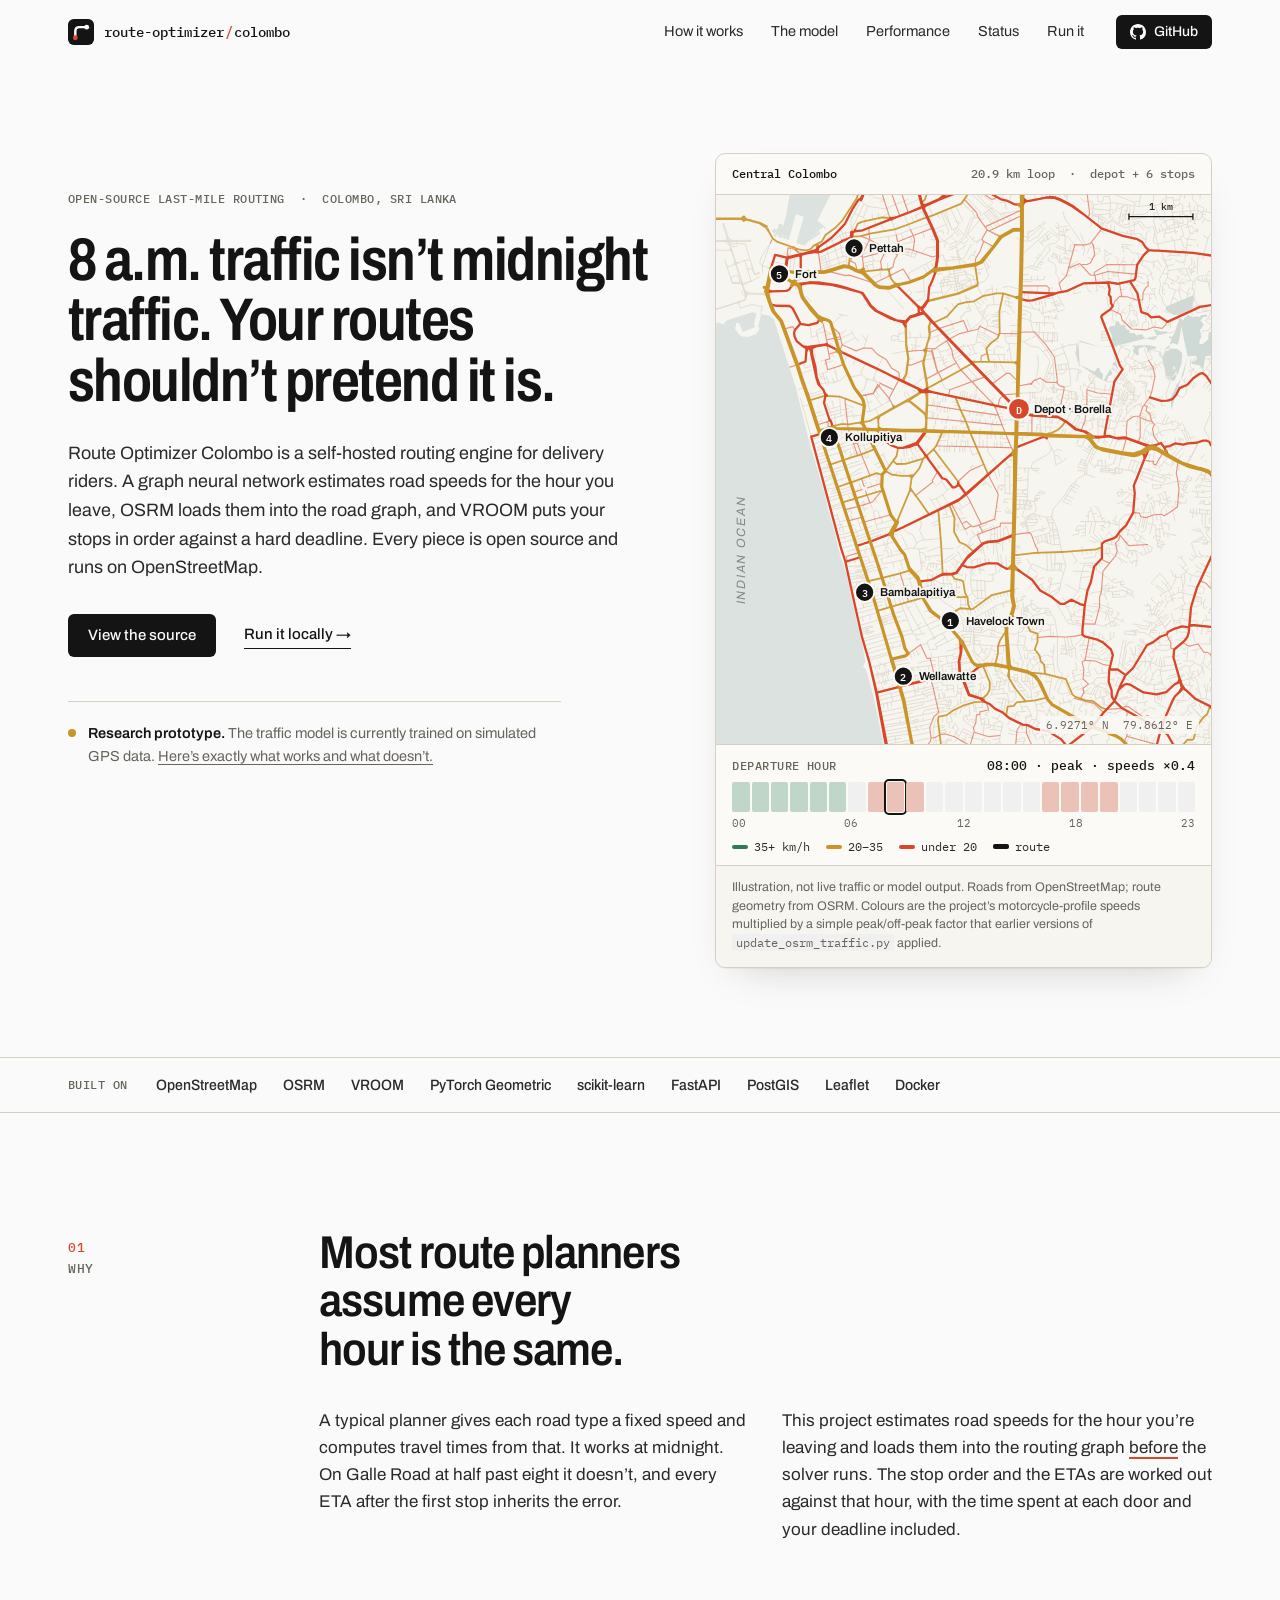
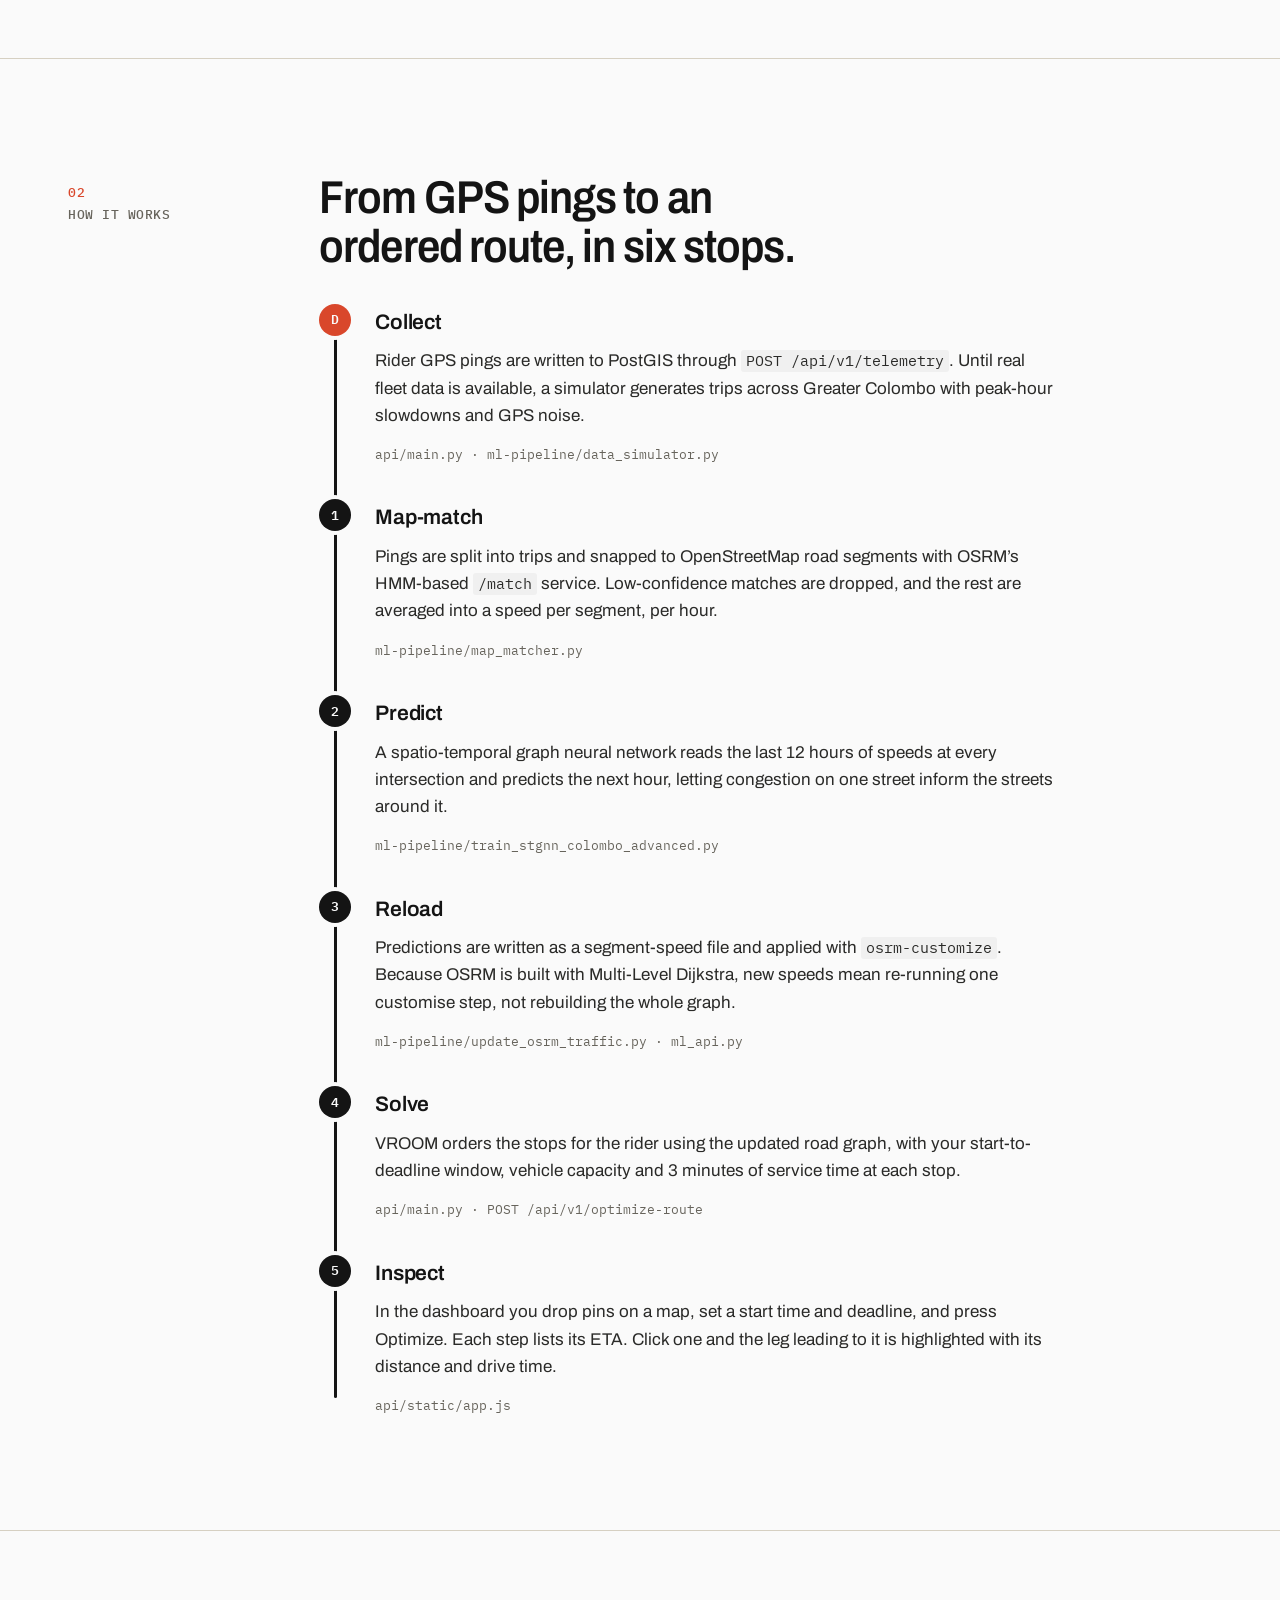
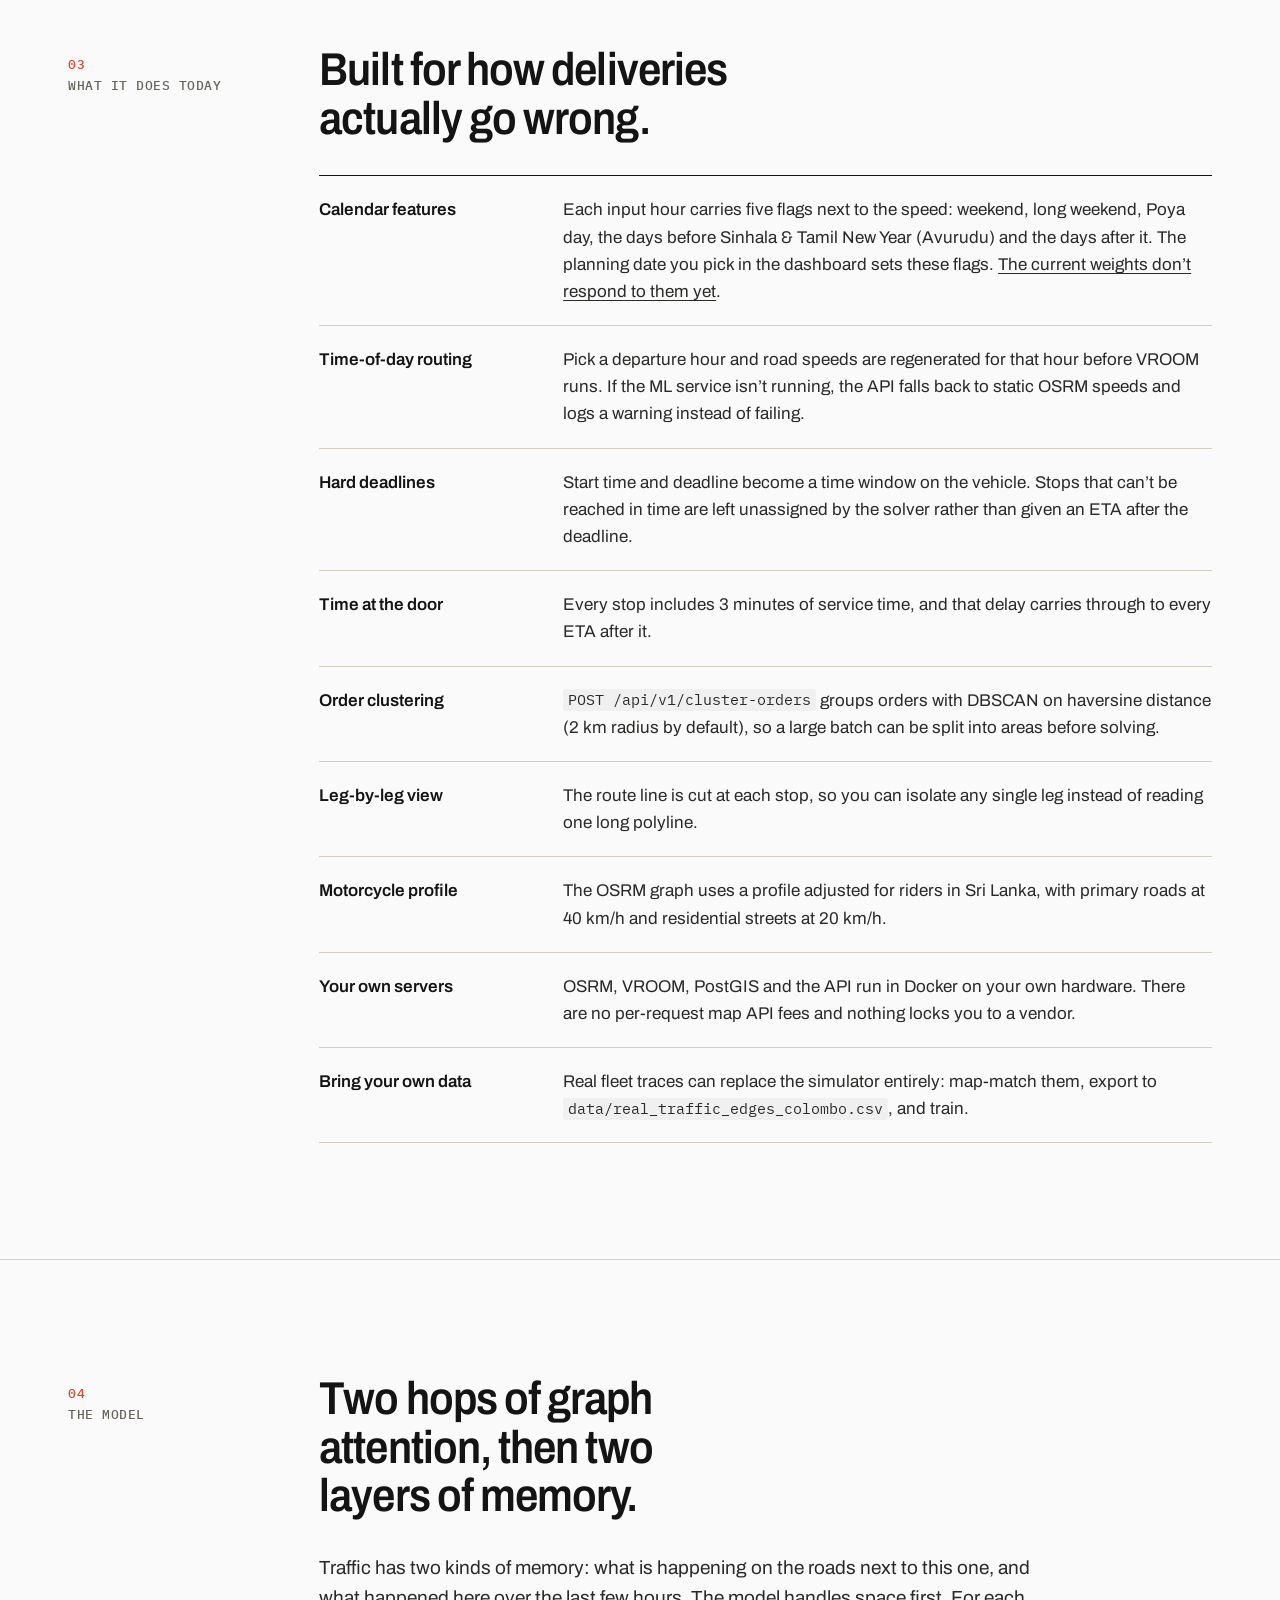
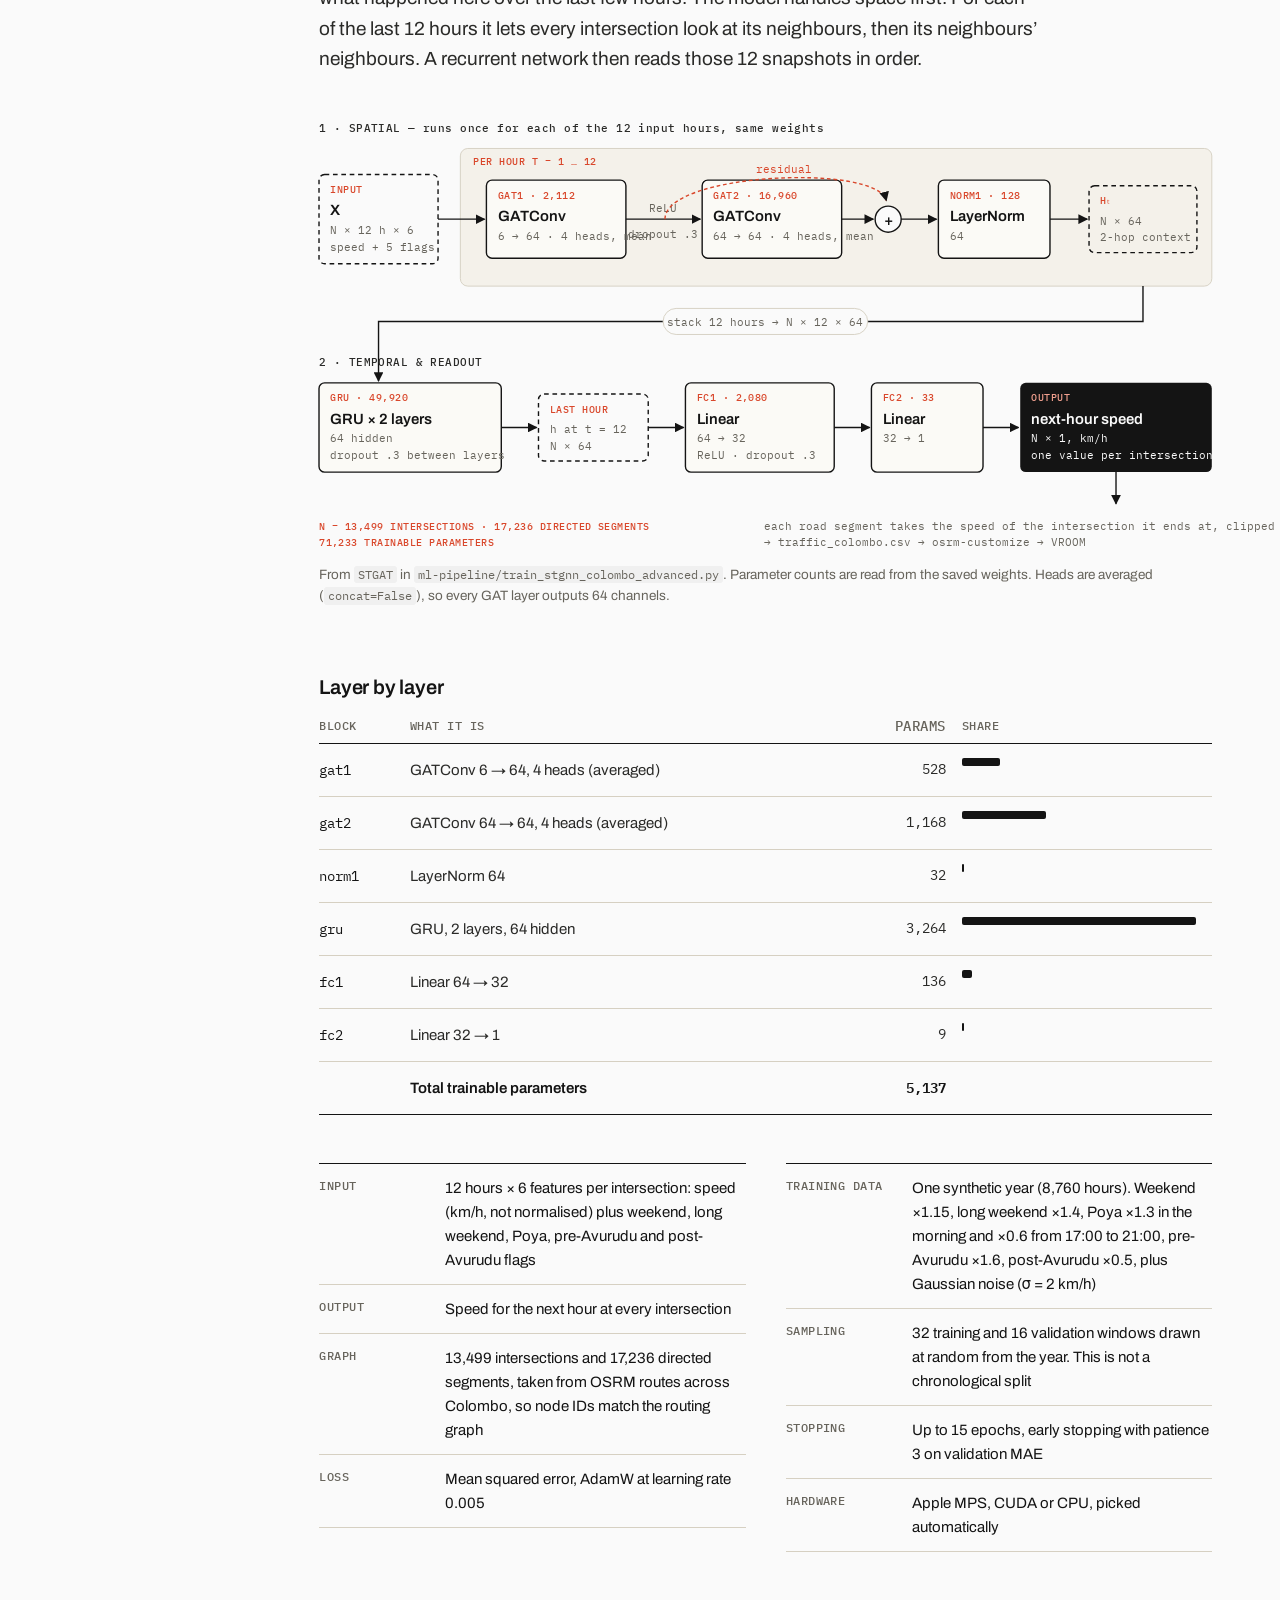
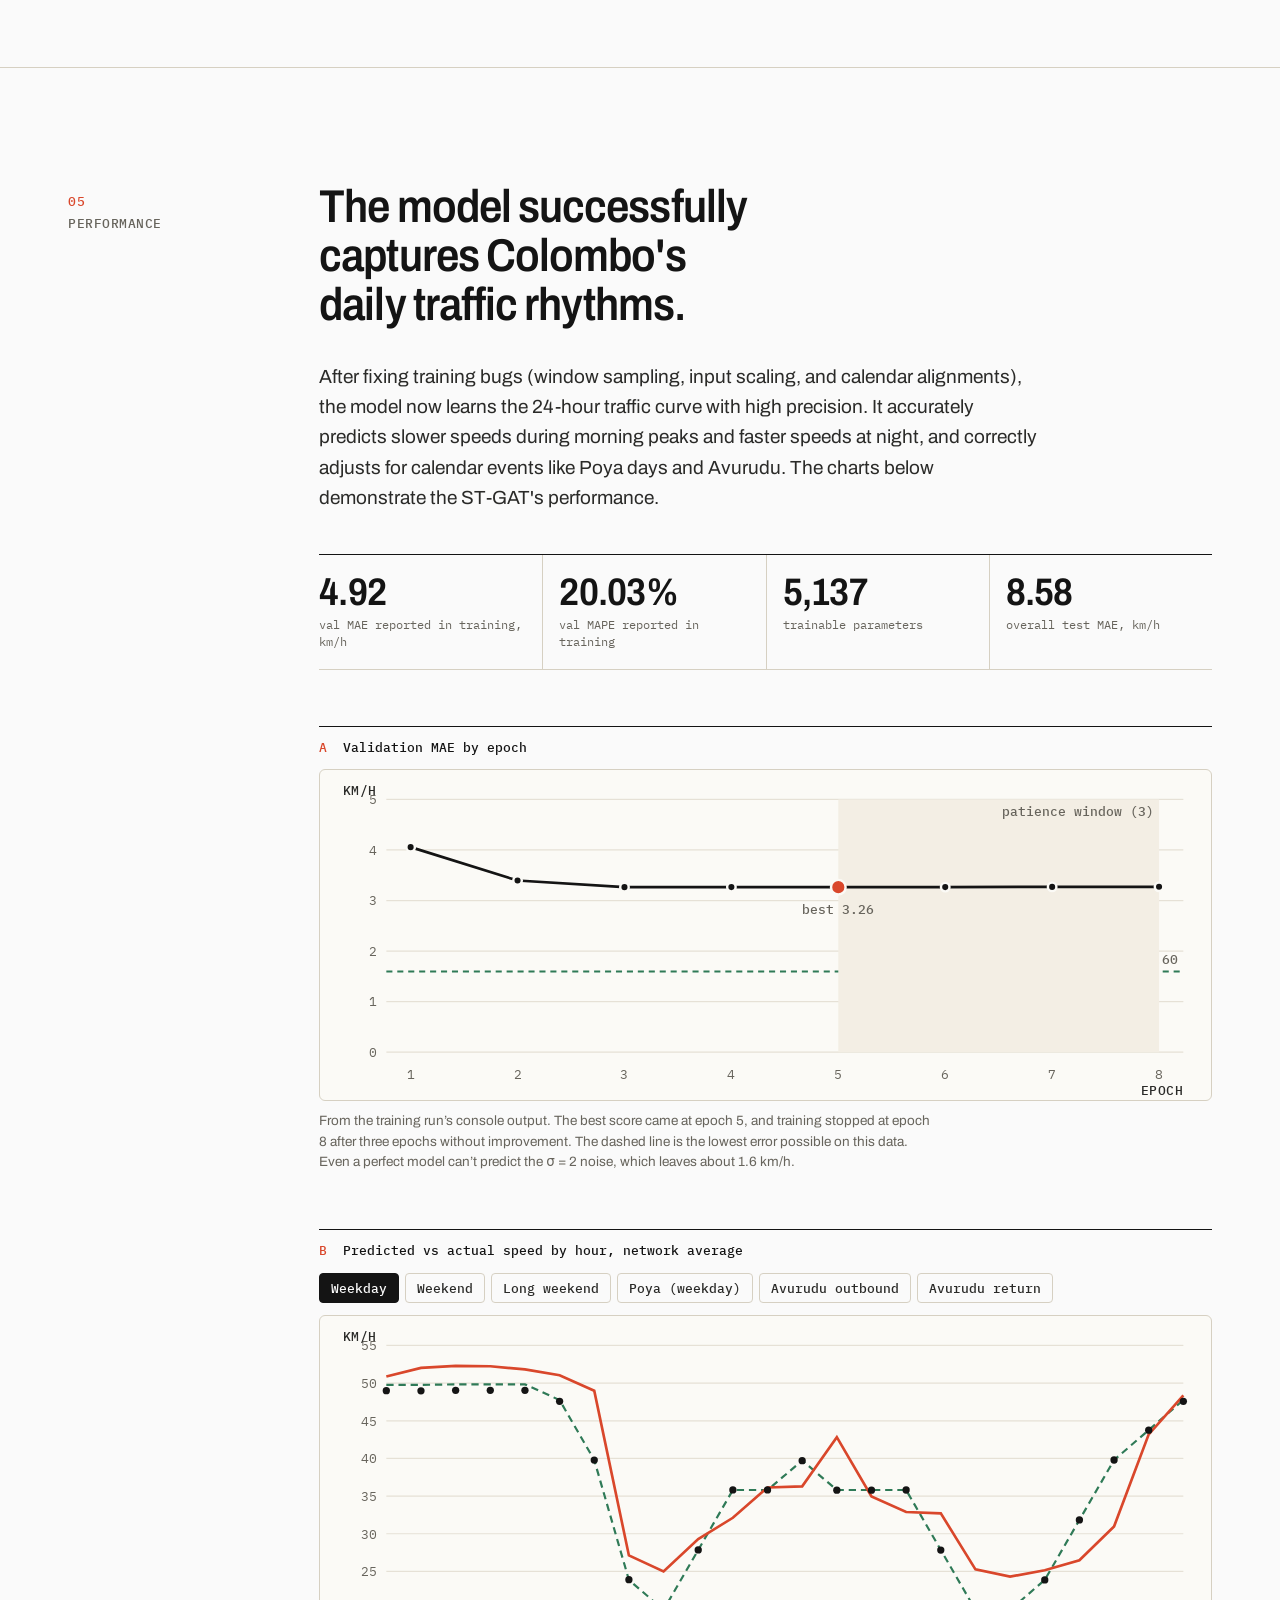
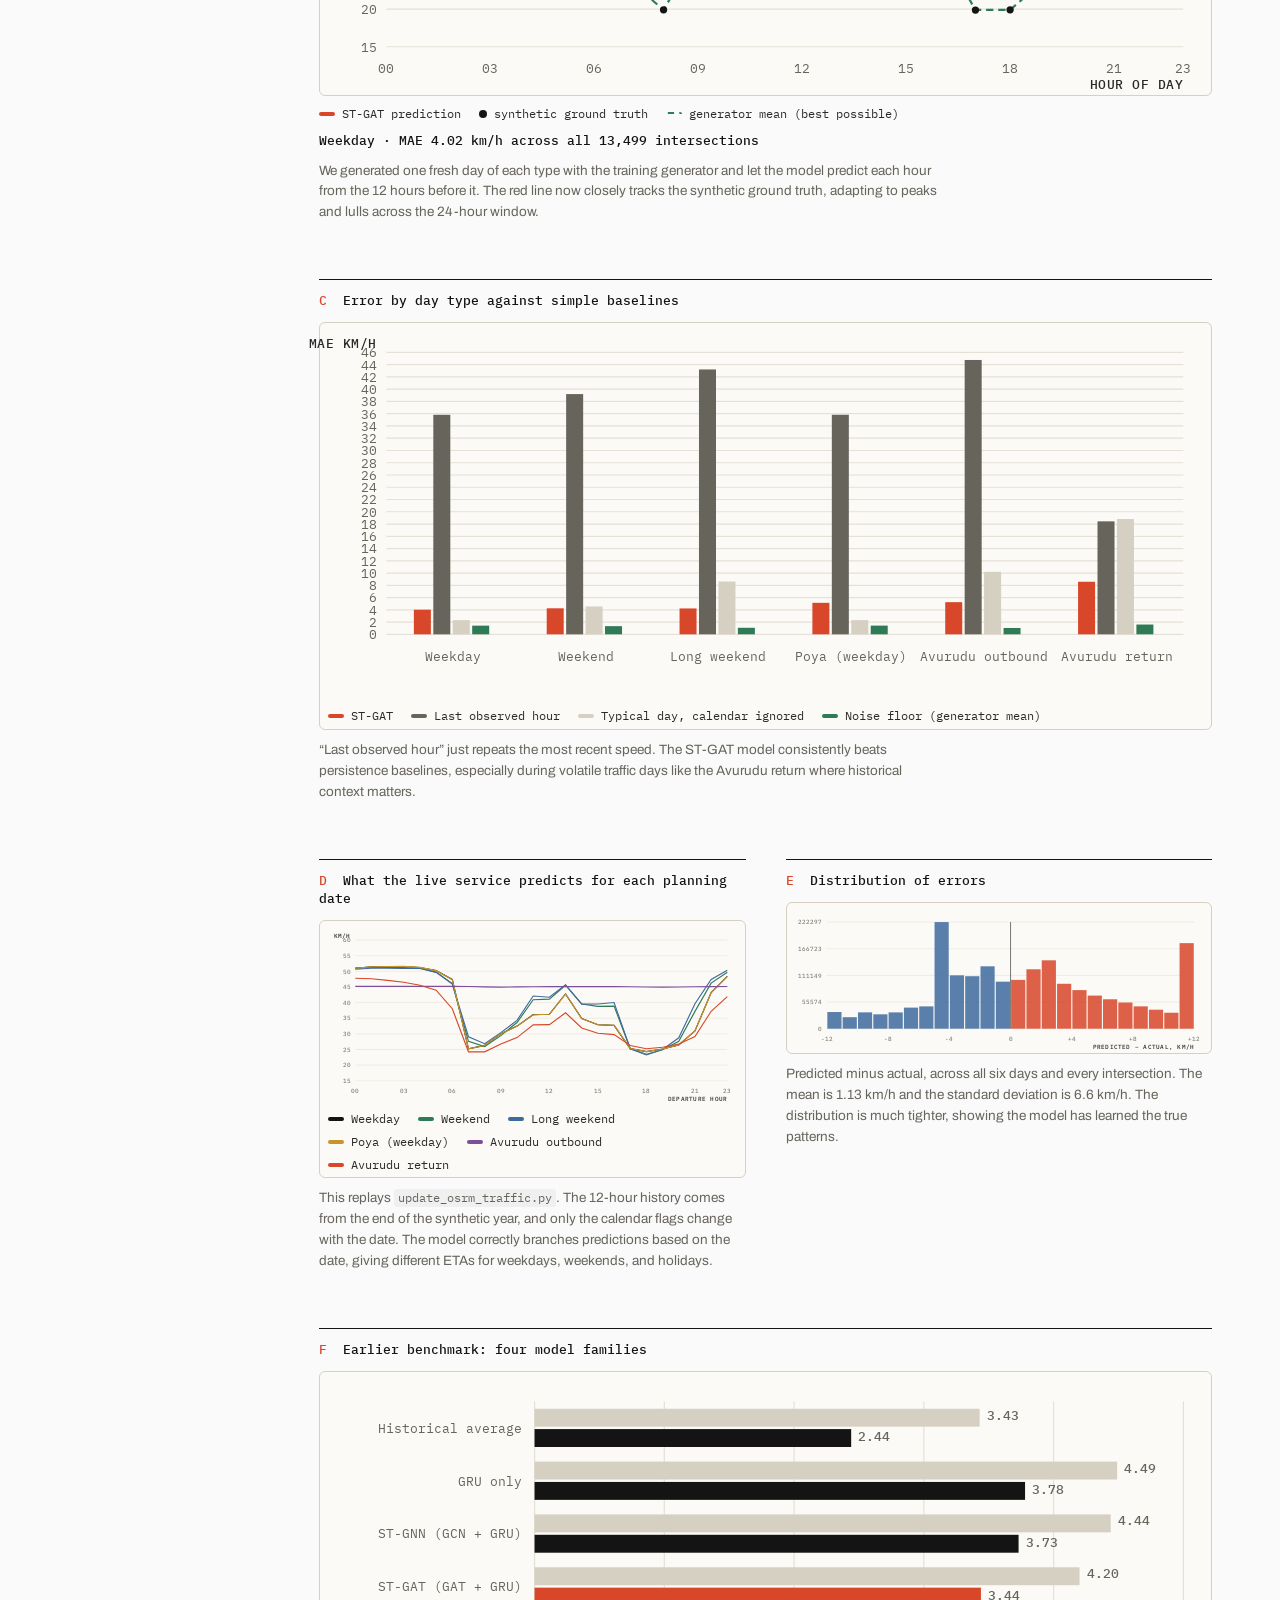
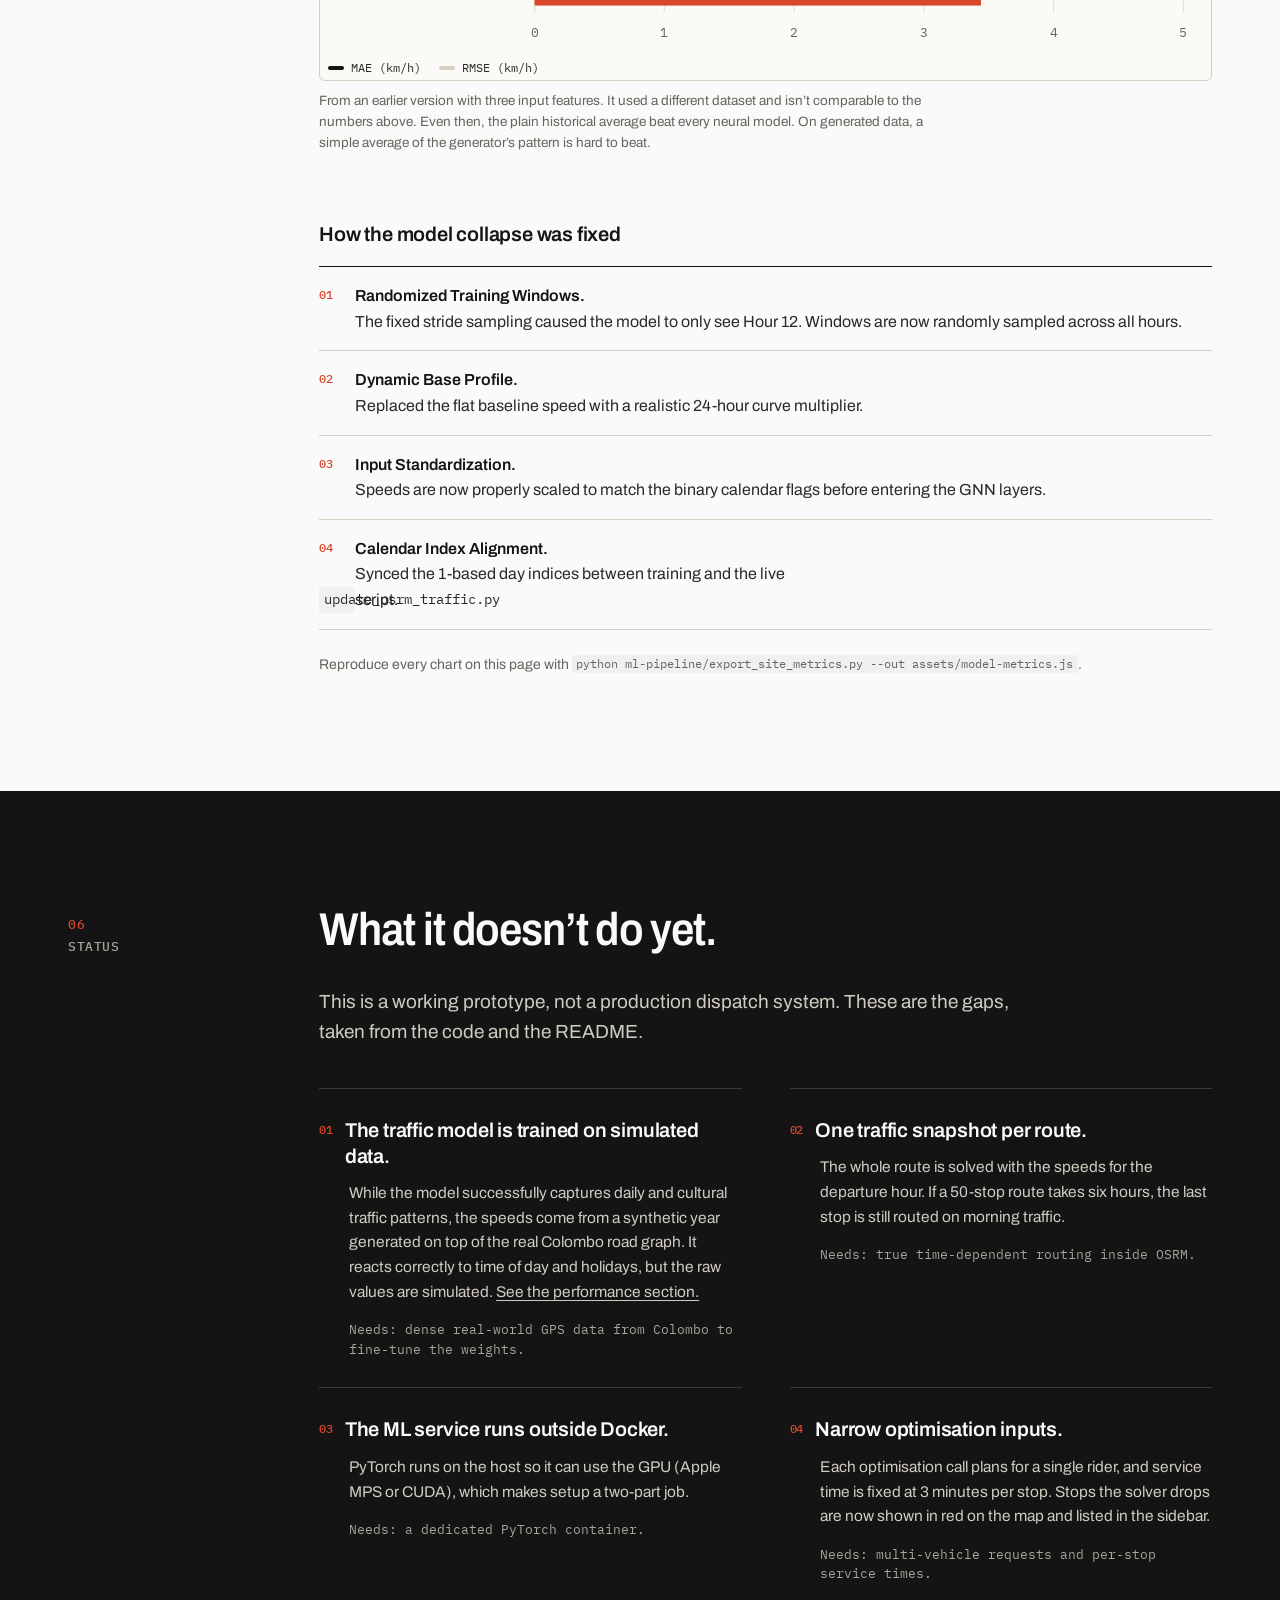
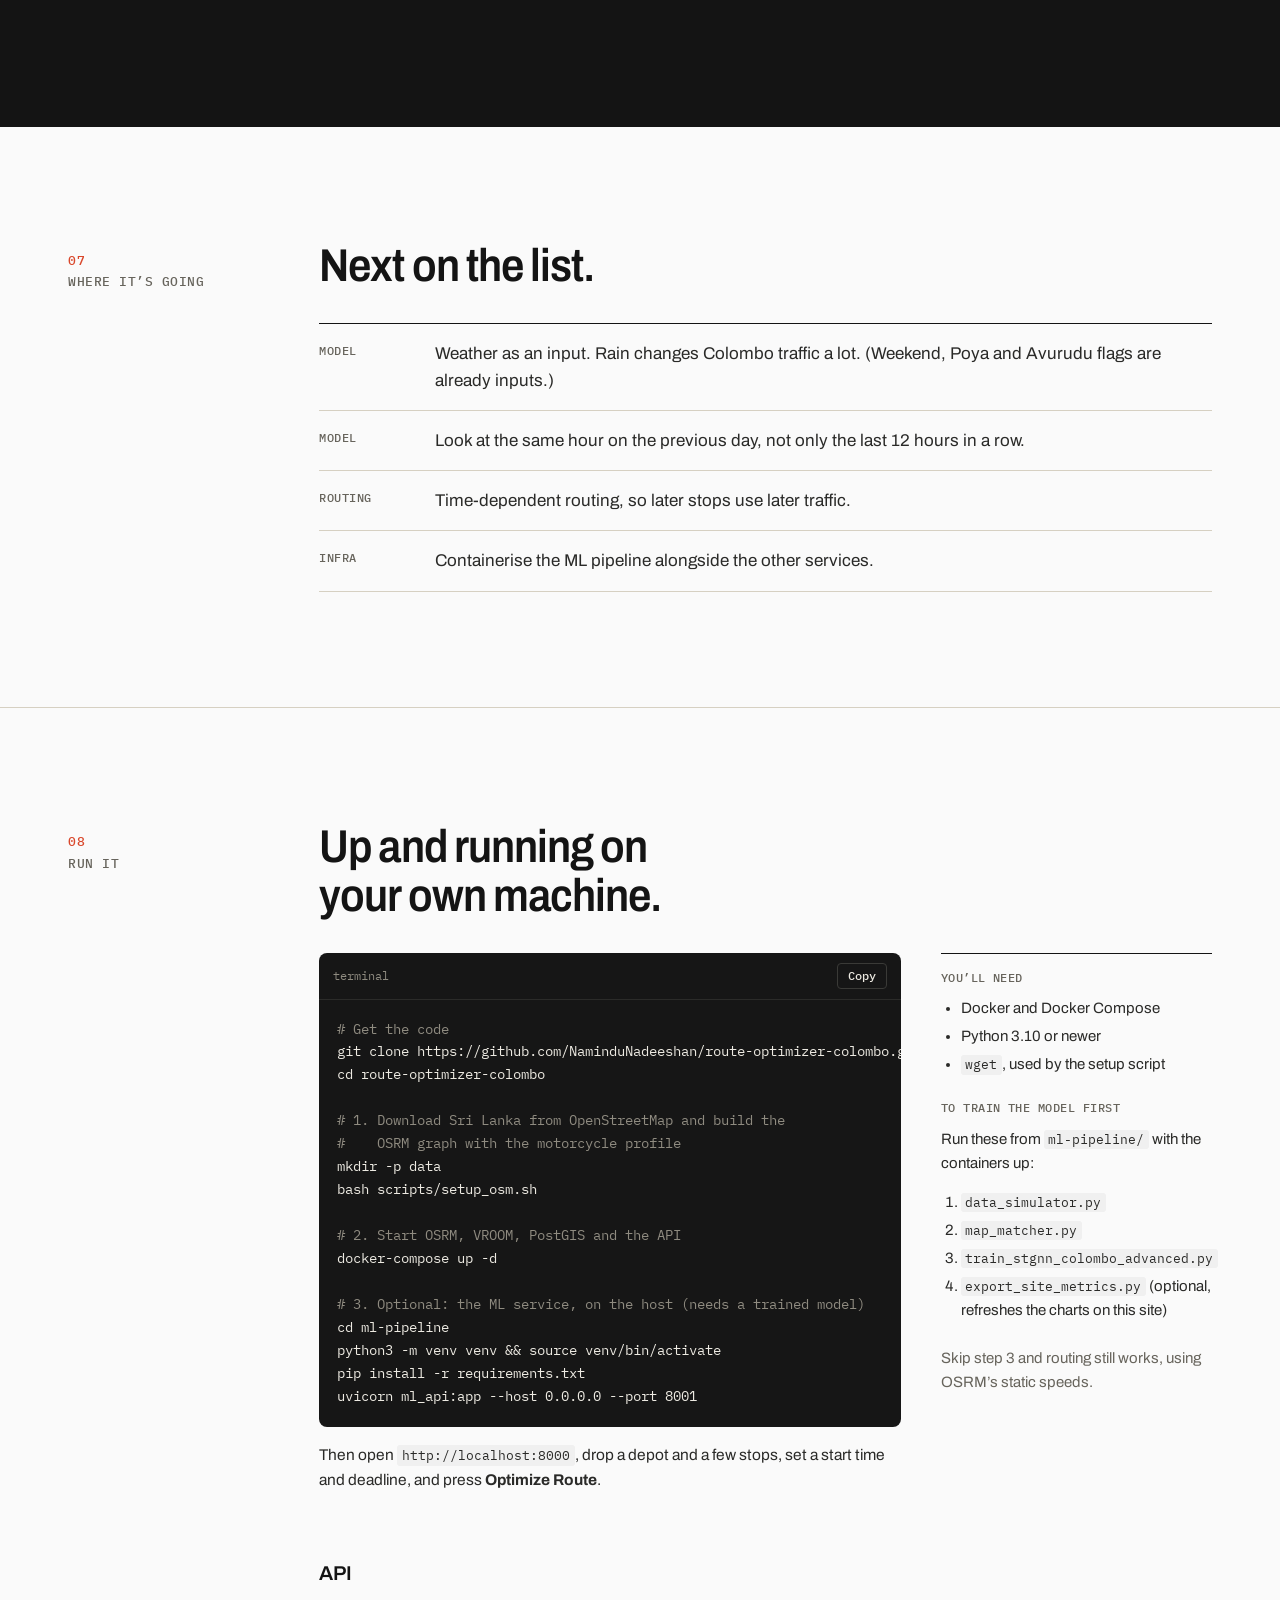
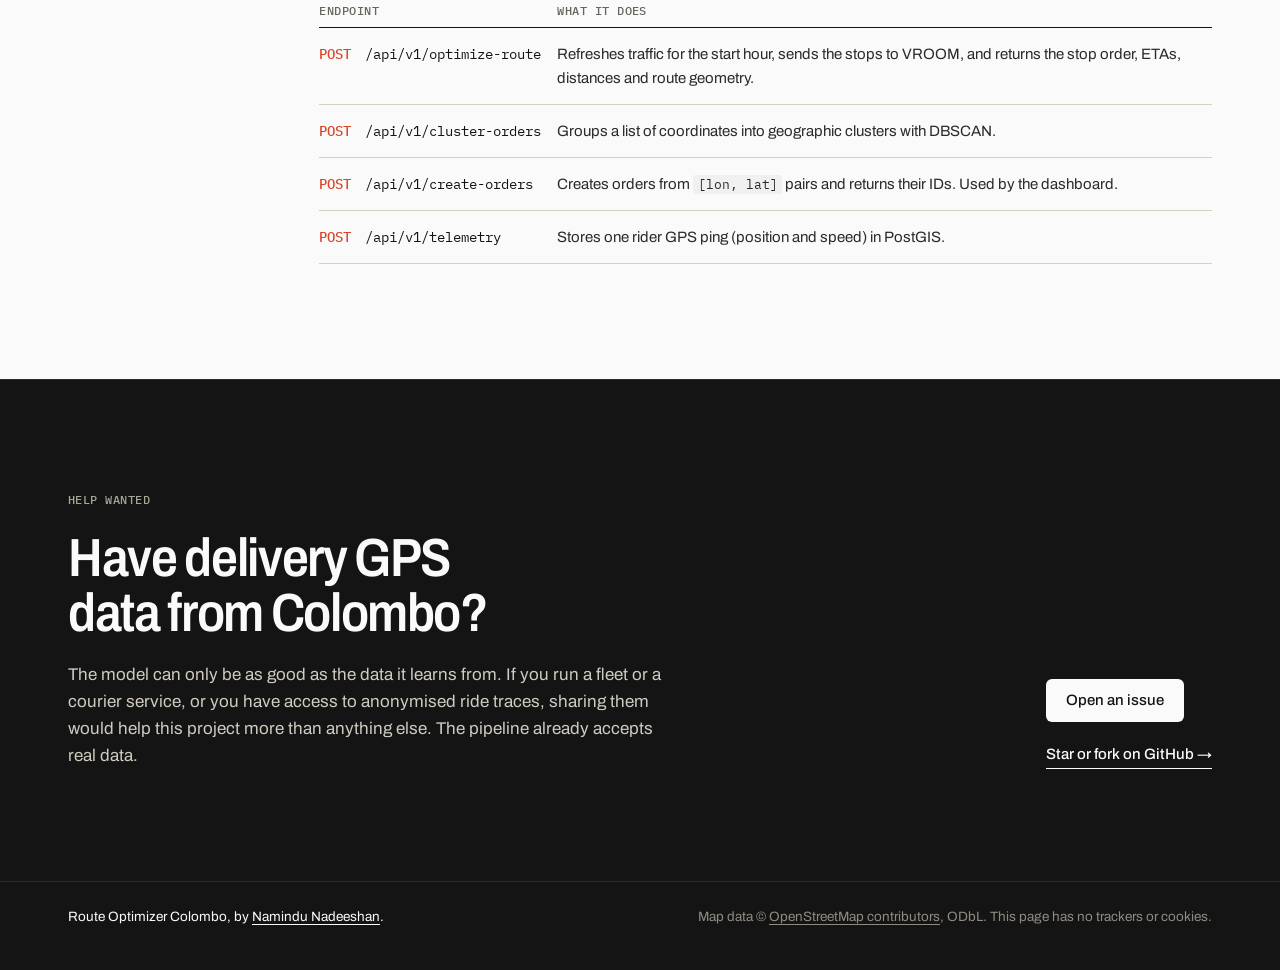
<file: docs/index.html>
<!DOCTYPE html>
<html lang="en">
<head>
  <meta charset="utf-8">
  <meta name="viewport" content="width=device-width, initial-scale=1">
  <title>Route Optimizer Colombo — open-source, time-aware delivery routing</title>
  <meta name="description" content="A self-hosted routing engine for last-mile delivery in Colombo. A graph neural network estimates road speeds for the hour you leave, OSRM loads them, and VROOM orders your stops against a deadline.">
  <meta property="og:title" content="Route Optimizer Colombo">
  <meta property="og:description" content="Open-source, time-aware delivery routing for Colombo. OSRM + VROOM + a spatio-temporal graph neural network.">
  <meta property="og:type" content="website">
  <meta name="theme-color" content="#FAFAFA">
  <link rel="icon" href="data:image/svg+xml,%3Csvg xmlns='http://www.w3.org/2000/svg' viewBox='0 0 32 32'%3E%3Crect width='32' height='32' rx='7' fill='%23141414'/%3E%3Cpath d='M9 23 L9 15 Q9 10 14 10 L23 10' fill='none' stroke='%23FAFAFA' stroke-width='3' stroke-linecap='round'/%3E%3Ccircle cx='9' cy='23' r='3' fill='%23D9472B'/%3E%3Ccircle cx='23' cy='10' r='3' fill='%23FAFAFA'/%3E%3C/svg%3E">
  <link rel="preconnect" href="https://fonts.googleapis.com">
  <link rel="preconnect" href="https://fonts.gstatic.com" crossorigin>
  <link href="https://fonts.googleapis.com/css2?family=Archivo:wdth,wght@62..125,300..800&family=IBM+Plex+Mono:wght@400;500&display=swap" rel="stylesheet">
  <link rel="stylesheet" href="styles.css">
</head>
<body>

<a class="skip" href="#main">Skip to content</a>

<header class="nav">
  <div class="wrap nav__inner">
    <a class="brand" href="#top" aria-label="Route Optimizer Colombo, home">
      <svg class="brand__mark" viewBox="0 0 32 32" aria-hidden="true"><rect width="32" height="32" rx="7"/><path d="M9 23 L9 15 Q9 10 14 10 L23 10"/><circle class="a" cx="9" cy="23" r="3"/><circle class="b" cx="23" cy="10" r="3"/></svg>
      <span>route-optimizer<span class="brand__slash">/</span>colombo</span>
    </a>
    <nav class="nav__links" aria-label="Sections">
      <a href="#how">How it works</a>
      <a href="#model">The model</a>
      <a href="#performance">Performance</a>
      <a href="#status">Status</a>
      <a href="#run">Run it</a>
    </nav>
    <a class="btn btn--small" href="https://github.com/NaminduNadeeshan/route-optimizer-colombo">
      <svg viewBox="0 0 16 16" aria-hidden="true"><path fill="currentColor" d="M8 0C3.58 0 0 3.58 0 8c0 3.54 2.29 6.53 5.47 7.59.4.07.55-.17.55-.38 0-.19-.01-.82-.01-1.49-2.01.37-2.53-.49-2.69-.94-.09-.23-.48-.94-.82-1.13-.28-.15-.68-.52-.01-.53.63-.01 1.08.58 1.23.82.72 1.21 1.87.87 2.33.66.07-.52.28-.87.51-1.07-1.78-.2-3.64-.89-3.64-3.95 0-.87.31-1.59.82-2.15-.08-.2-.36-1.02.08-2.12 0 0 .67-.21 2.2.82.64-.18 1.32-.27 2-.27.68 0 1.36.09 2 .27 1.53-1.04 2.2-.82 2.2-.82.44 1.1.16 1.92.08 2.12.51.56.82 1.27.82 2.15 0 3.07-1.87 3.75-3.65 3.95.29.25.54.73.54 1.48 0 1.07-.01 1.93-.01 2.2 0 .21.15.46.55.38A8.013 8.013 0 0016 8c0-4.42-3.58-8-8-8z"/></svg>
      GitHub
    </a>
  </div>
</header>

<main id="main">

  <!-- HERO -->
  <section class="hero" id="top">
    <div class="wrap hero__grid">
      <div class="hero__copy">
        <p class="kicker">Open-source last-mile routing &nbsp;·&nbsp; Colombo, Sri Lanka</p>
        <h1 class="hero__title">8&nbsp;a.m. traffic isn’t midnight traffic. Your&nbsp;routes shouldn’t pretend it&nbsp;is.</h1>
        <p class="hero__lede">
          Route Optimizer Colombo is a self-hosted routing engine for delivery riders.
          A graph neural network estimates road speeds for the hour you leave, OSRM loads them into the
          road graph, and VROOM puts your stops in order against a hard deadline. Every piece is open source
          and runs on OpenStreetMap.
        </p>
        <div class="hero__actions">
          <a class="btn" href="https://github.com/NaminduNadeeshan/route-optimizer-colombo">View the source</a>
          <a class="link-arrow" href="#run">Run it locally <span aria-hidden="true">→</span></a>
        </div>
        <p class="hero__status">
          <span class="dot" aria-hidden="true"></span>
          <span><strong>Research prototype.</strong> The traffic model is currently trained on simulated GPS data.
          <a href="#status">Here’s exactly what works and what doesn’t.</a></span>
        </p>
      </div>

      <figure class="mapcard" aria-labelledby="mapcard-caption">
        <div class="mapcard__head">
          <span>Central Colombo</span>
          <span class="mapcard__meta"><span id="route-km">—</span> km loop &nbsp;·&nbsp; depot + 6 stops</span>
        </div>
        <div class="mapcard__map" id="map">
          <svg id="map-svg" role="img" aria-label="Map of central Colombo with a delivery loop from a depot in Borella through Havelock Town, Wellawatte, Bambalapitiya, Kollupitiya, Fort and Pettah. Major roads are coloured by estimated speed for the selected hour."></svg>
          <div class="mapcard__coords" aria-hidden="true">6.9271° N &nbsp;79.8612° E</div>
        </div>
        <div class="hourbar">
          <div class="hourbar__top">
            <label for="hour" class="hourbar__label">Departure hour</label>
            <output id="hour-readout" for="hour" aria-live="polite" class="hourbar__readout">08:00 · peak · speeds ×0.4</output>
          </div>
          <div class="hourbar__track">
            <div class="hourbar__cells" id="hour-cells" aria-hidden="true"></div>
            <input type="range" id="hour" min="0" max="23" step="1" value="8" aria-describedby="mapcard-caption">
          </div>
          <div class="hourbar__ticks" aria-hidden="true"><span>00</span><span>06</span><span>12</span><span>18</span><span>23</span></div>
          <ul class="legend" aria-label="Legend">
            <li><i class="sw sw--fast"></i>35+ km/h</li>
            <li><i class="sw sw--mid"></i>20–35</li>
            <li><i class="sw sw--slow"></i>under 20</li>
            <li><i class="sw sw--route"></i>route</li>
          </ul>
        </div>
        <figcaption id="mapcard-caption" class="mapcard__caption">
          Illustration, not live traffic or model output. Roads from OpenStreetMap; route geometry from OSRM. Colours are the
          project’s motorcycle-profile speeds multiplied by a simple peak/off-peak factor that earlier versions of
          <code>update_osrm_traffic.py</code> applied.
        </figcaption>
      </figure>
    </div>
  </section>

  <!-- STACK STRIP -->
  <section class="stack" aria-label="Built with">
    <div class="wrap stack__inner">
      <span class="stack__label">Built on</span>
      <ul class="stack__list">
        <li>OpenStreetMap</li><li>OSRM</li><li>VROOM</li><li>PyTorch Geometric</li><li>scikit-learn</li><li>FastAPI</li><li>PostGIS</li><li>Leaflet</li><li>Docker</li>
      </ul>
    </div>
  </section>

  <!-- 01 WHY -->
  <section class="section" id="why">
    <div class="wrap grid">
      <header class="section__label"><span>01</span>Why</header>
      <div class="section__body">
        <h2 class="h2">Most route planners assume every hour is the same.</h2>
        <div class="cols">
          <p>
            A typical planner gives each road type a fixed speed and computes travel times from that. It works at
            midnight. On Galle Road at half past eight it doesn’t, and every ETA after the first stop inherits the error.
          </p>
          <p>
            This project estimates road speeds for the hour you’re leaving and loads them into the routing graph
            <em>before</em> the solver runs. The stop order and the ETAs are worked out against that hour, with the
            time spent at each door and your deadline included.
          </p>
        </div>
      </div>
    </div>
  </section>

  <!-- 02 HOW -->
  <section class="section section--rule" id="how">
    <div class="wrap grid">
      <header class="section__label"><span>02</span>How it works</header>
      <div class="section__body">
        <h2 class="h2">From GPS pings to an ordered route, in six stops.</h2>
        <ol class="pipeline">
          <li class="pipeline__step">
            <span class="pin">D</span>
            <div>
              <h3>Collect</h3>
              <p>Rider GPS pings are written to PostGIS through <code>POST /api/v1/telemetry</code>. Until real fleet data is available, a simulator generates trips across Greater Colombo with peak-hour slowdowns and GPS noise.</p>
              <p class="file">api/main.py · ml-pipeline/data_simulator.py</p>
            </div>
          </li>
          <li class="pipeline__step">
            <span class="pin">1</span>
            <div>
              <h3>Map-match</h3>
              <p>Pings are split into trips and snapped to OpenStreetMap road segments with OSRM’s HMM-based <code>/match</code> service. Low-confidence matches are dropped, and the rest are averaged into a speed per segment, per hour.</p>
              <p class="file">ml-pipeline/map_matcher.py</p>
            </div>
          </li>
          <li class="pipeline__step">
            <span class="pin">2</span>
            <div>
              <h3>Predict</h3>
              <p>A spatio-temporal graph neural network reads the last 12 hours of speeds at every intersection and predicts the next hour, letting congestion on one street inform the streets around it.</p>
              <p class="file">ml-pipeline/train_stgnn_colombo_advanced.py</p>
            </div>
          </li>
          <li class="pipeline__step">
            <span class="pin">3</span>
            <div>
              <h3>Reload</h3>
              <p>Predictions are written as a segment-speed file and applied with <code>osrm-customize</code>. Because OSRM is built with Multi-Level Dijkstra, new speeds mean re-running one customise step, not rebuilding the whole graph.</p>
              <p class="file">ml-pipeline/update_osrm_traffic.py · ml_api.py</p>
            </div>
          </li>
          <li class="pipeline__step">
            <span class="pin">4</span>
            <div>
              <h3>Solve</h3>
              <p>VROOM orders the stops for the rider using the updated road graph, with your start-to-deadline window, vehicle capacity and 3 minutes of service time at each stop.</p>
              <p class="file">api/main.py · POST /api/v1/optimize-route</p>
            </div>
          </li>
          <li class="pipeline__step">
            <span class="pin">5</span>
            <div>
              <h3>Inspect</h3>
              <p>In the dashboard you drop pins on a map, set a start time and deadline, and press Optimize. Each step lists its ETA. Click one and the leg leading to it is highlighted with its distance and drive time.</p>
              <p class="file">api/static/app.js</p>
            </div>
          </li>
        </ol>
      </div>
    </div>
  </section>

  <!-- 03 FEATURES -->
  <section class="section section--rule" id="features">
    <div class="wrap grid">
      <header class="section__label"><span>03</span>What it does today</header>
      <div class="section__body">
        <h2 class="h2">Built for how deliveries actually go wrong.</h2>
        <dl class="spec">
          <div class="spec__row">
            <dt>Calendar features</dt>
            <dd>Each input hour carries five flags next to the speed: weekend, long weekend, Poya day, the days before Sinhala &amp; Tamil New Year (Avurudu) and the days after it. The planning date you pick in the dashboard sets these flags. <a href="#performance">The current weights don’t respond to them yet</a>.</dd>
          </div>
          <div class="spec__row">
            <dt>Time-of-day routing</dt>
            <dd>Pick a departure hour and road speeds are regenerated for that hour before VROOM runs. If the ML service isn’t running, the API falls back to static OSRM speeds and logs a warning instead of failing.</dd>
          </div>
          <div class="spec__row">
            <dt>Hard deadlines</dt>
            <dd>Start time and deadline become a time window on the vehicle. Stops that can’t be reached in time are left unassigned by the solver rather than given an ETA after the deadline.</dd>
          </div>
          <div class="spec__row">
            <dt>Time at the door</dt>
            <dd>Every stop includes 3 minutes of service time, and that delay carries through to every ETA after it.</dd>
          </div>
          <div class="spec__row">
            <dt>Order clustering</dt>
            <dd><code>POST /api/v1/cluster-orders</code> groups orders with DBSCAN on haversine distance (2&nbsp;km radius by default), so a large batch can be split into areas before solving.</dd>
          </div>
          <div class="spec__row">
            <dt>Leg-by-leg view</dt>
            <dd>The route line is cut at each stop, so you can isolate any single leg instead of reading one long polyline.</dd>
          </div>
          <div class="spec__row">
            <dt>Motorcycle profile</dt>
            <dd>The OSRM graph uses a profile adjusted for riders in Sri Lanka, with primary roads at 40&nbsp;km/h and residential streets at 20&nbsp;km/h.</dd>
          </div>
          <div class="spec__row">
            <dt>Your own servers</dt>
            <dd>OSRM, VROOM, PostGIS and the API run in Docker on your own hardware. There are no per-request map API fees and nothing locks you to a vendor.</dd>
          </div>
          <div class="spec__row">
            <dt>Bring your own data</dt>
            <dd>Real fleet traces can replace the simulator entirely: map-match them, export to <code>data/real_traffic_edges_colombo.csv</code>, and train.</dd>
          </div>
        </dl>
      </div>
    </div>
  </section>

  <!-- 04 MODEL -->
  <section class="section section--rule" id="model">
    <div class="wrap grid">
      <header class="section__label"><span>04</span>The model</header>
      <div class="section__body">
        <h2 class="h2">Two hops of graph attention, then two layers of memory.</h2>
        <p class="lede">
          Traffic has two kinds of memory: what is happening on the roads next to this one, and what happened here over
          the last few hours. The model handles space first. For each of the last 12 hours it lets every intersection look
          at its neighbours, then its neighbours’ neighbours. A recurrent network then reads those 12 snapshots in order.
        </p>

        <figure class="archfig">
          <svg class="archsvg" viewBox="0 0 960 470" role="img" aria-labelledby="arch-title arch-desc">
            <title id="arch-title">ST-GAT architecture</title>
            <desc id="arch-desc">Input of 12 hours by 6 features per intersection goes through a spatial block that runs once per hour with shared weights: GATConv 6 to 64 with 4 averaged heads, ReLU and dropout, GATConv 64 to 64, a residual add from the first GAT output, and LayerNorm. The 12 outputs are stacked and read by a 2-layer GRU with 64 hidden units. The last hidden state goes through Linear 64 to 32, ReLU, dropout, then Linear 32 to 1, giving the next-hour speed for each intersection, which is written to OSRM.</desc>
            <defs>
              <marker id="arr" viewBox="0 0 10 10" refX="9" refY="5" markerWidth="7" markerHeight="7" orient="auto-start-reverse"><path d="M0,0 L10,5 L0,10 z" fill="#141414"/></marker>
            </defs>

            <!-- Row 1: spatial block -->
            <text class="a-step" x="0" y="18">1 · SPATIAL — runs once for each of the 12 input hours, same weights</text>
            <rect class="a-io" x="0" y="64" width="128" height="96" rx="6"/>
            <text class="a-k" x="12" y="84">input</text>
            <text class="a-t" x="12" y="108">X</text>
            <text class="a-s" x="12" y="128">N × 12 h × 6</text>
            <text class="a-s" x="12" y="146">speed + 5 flags</text>

            <rect class="a-group" x="152" y="36" width="808" height="148" rx="8"/>
            <text class="a-k" x="166" y="54">per hour t = 1 … 12</text>

            <line class="a-edge" x1="128" y1="112" x2="178" y2="112" marker-end="url(#arr)"/>

            <rect class="a-box" x="180" y="70" width="150" height="84" rx="6"/>
            <text class="a-k" x="192" y="90">gat1 · 2,112</text>
            <text class="a-t" x="192" y="114">GATConv</text>
            <text class="a-s" x="192" y="134">6 → 64 · 4 heads, mean</text>

            <line class="a-edge" x1="330" y1="112" x2="410" y2="112" marker-end="url(#arr)"/>
            <text class="a-s a-mid" x="370" y="104">ReLU</text>
            <text class="a-s a-mid" x="370" y="132">dropout .3</text>

            <rect class="a-box" x="412" y="70" width="150" height="84" rx="6"/>
            <text class="a-k" x="424" y="90">gat2 · 16,960</text>
            <text class="a-t" x="424" y="114">GATConv</text>
            <text class="a-s" x="424" y="134">64 → 64 · 4 heads, mean</text>

            <!-- residual -->
            <path class="a-res" d="M372,112 C372,62 600,52 610,92" marker-end="url(#arr)"/>
            <text class="a-s a-sig" x="470" y="62">residual</text>

            <line class="a-edge" x1="562" y1="112" x2="596" y2="112" marker-end="url(#arr)"/>
            <circle class="a-plus" cx="612" cy="112" r="14"/>
            <text class="a-t a-mid" x="612" y="118">+</text>
            <line class="a-edge" x1="626" y1="112" x2="664" y2="112" marker-end="url(#arr)"/>

            <rect class="a-box" x="666" y="70" width="120" height="84" rx="6"/>
            <text class="a-k" x="678" y="90">norm1 · 128</text>
            <text class="a-t" x="678" y="114">LayerNorm</text>
            <text class="a-s" x="678" y="134">64</text>

            <line class="a-edge" x1="786" y1="112" x2="826" y2="112" marker-end="url(#arr)"/>
            <rect class="a-io" x="828" y="76" width="116" height="72" rx="6"/>
            <text class="a-k" x="840" y="96">hₜ</text>
            <text class="a-s" x="840" y="118">N × 64</text>
            <text class="a-s" x="840" y="136">2-hop context</text>

            <!-- connector down -->
            <path class="a-edge" d="M886,184 L886,222 L64,222 L64,286" fill="none" marker-end="url(#arr)"/>
            <rect class="a-pill" x="370" y="208" width="220" height="28" rx="14"/>
            <text class="a-s a-mid" x="480" y="227">stack 12 hours → N × 12 × 64</text>

            <!-- Row 2: temporal + readout -->
            <text class="a-step" x="0" y="270">2 · TEMPORAL &amp; READOUT</text>
            <rect class="a-box" x="0" y="288" width="196" height="96" rx="6"/>
            <text class="a-k" x="12" y="308">gru · 49,920</text>
            <text class="a-t" x="12" y="332">GRU × 2 layers</text>
            <text class="a-s" x="12" y="352">64 hidden</text>
            <text class="a-s" x="12" y="370">dropout .3 between layers</text>

            <line class="a-edge" x1="196" y1="336" x2="234" y2="336" marker-end="url(#arr)"/>
            <rect class="a-io" x="236" y="300" width="118" height="72" rx="6"/>
            <text class="a-k" x="248" y="320">last hour</text>
            <text class="a-s" x="248" y="342">h at t = 12</text>
            <text class="a-s" x="248" y="360">N × 64</text>

            <line class="a-edge" x1="354" y1="336" x2="392" y2="336" marker-end="url(#arr)"/>
            <rect class="a-box" x="394" y="288" width="160" height="96" rx="6"/>
            <text class="a-k" x="406" y="308">fc1 · 2,080</text>
            <text class="a-t" x="406" y="332">Linear</text>
            <text class="a-s" x="406" y="352">64 → 32</text>
            <text class="a-s" x="406" y="370">ReLU · dropout .3</text>

            <line class="a-edge" x1="554" y1="336" x2="592" y2="336" marker-end="url(#arr)"/>
            <rect class="a-box" x="594" y="288" width="120" height="96" rx="6"/>
            <text class="a-k" x="606" y="308">fc2 · 33</text>
            <text class="a-t" x="606" y="332">Linear</text>
            <text class="a-s" x="606" y="352">32 → 1</text>

            <line class="a-edge" x1="714" y1="336" x2="752" y2="336" marker-end="url(#arr)"/>
            <rect class="a-out" x="754" y="288" width="206" height="96" rx="6"/>
            <text class="a-k a-light" x="766" y="308">output</text>
            <text class="a-t a-light" x="766" y="332">next-hour speed</text>
            <text class="a-s a-light" x="766" y="352">N × 1, km/h</text>
            <text class="a-s a-light" x="766" y="370">one value per intersection</text>

            <!-- to OSRM -->
            <path class="a-edge" d="M857,384 L857,418" fill="none" marker-end="url(#arr)"/>
            <text class="a-s" x="478" y="446">each road segment takes the speed of the intersection it ends at, clipped to 5–120 km/h</text>
            <text class="a-s" x="478" y="464">→ traffic_colombo.csv → osrm-customize → VROOM</text>
            <text class="a-k" x="0" y="446">N = 13,499 intersections · 17,236 directed segments</text>
            <text class="a-k" x="0" y="464">71,233 trainable parameters</text>
          </svg>
          <figcaption>
            From <code>STGAT</code> in <code>ml-pipeline/train_stgnn_colombo_advanced.py</code>. Parameter counts are read from the
            saved weights. Heads are averaged (<code>concat=False</code>), so every GAT layer outputs 64 channels.
          </figcaption>
        </figure>

        <h3 class="h3">Layer by layer</h3>
        <div class="table-wrap">
          <table class="api params">
            <thead><tr><th scope="col">Block</th><th scope="col">What it is</th><th scope="col" class="num">Params</th><th scope="col">Share</th></tr></thead>
            <tbody id="param-rows">
              <tr><td colspan="4" class="muted">Parameter table loads from <code>assets/model-metrics.js</code>.</td></tr>
            </tbody>
          </table>
        </div>

        <div class="model-grid model-grid--facts">
          <dl class="facts">
            <div><dt>Input</dt><dd>12 hours × 6 features per intersection: speed (km/h, not normalised) plus weekend, long weekend, Poya, pre-Avurudu and post-Avurudu flags</dd></div>
            <div><dt>Output</dt><dd>Speed for the next hour at every intersection</dd></div>
            <div><dt>Graph</dt><dd><span data-metric="graph.nodes">13,499</span> intersections and <span data-metric="graph.edges">17,236</span> directed segments, taken from OSRM routes across Colombo, so node IDs match the routing graph</dd></div>
            <div><dt>Loss</dt><dd>Mean squared error, AdamW at learning rate 0.005</dd></div>
          </dl>
          <dl class="facts">
            <div><dt>Training data</dt><dd>One synthetic year (8,760 hours). Weekend ×1.15, long weekend ×1.4, Poya ×1.3 in the morning and ×0.6 from 17:00 to 21:00, pre-Avurudu ×1.6, post-Avurudu ×0.5, plus Gaussian noise (σ = 2 km/h)</dd></div>
            <div><dt>Sampling</dt><dd>32 training and 16 validation windows drawn at random from the year. This is not a chronological split</dd></div>
            <div><dt>Stopping</dt><dd>Up to 15 epochs, early stopping with patience 3 on validation MAE</dd></div>
            <div><dt>Hardware</dt><dd>Apple MPS, CUDA or CPU, picked automatically</dd></div>
          </dl>
        </div>
      </div>
    </div>
  </section>

  <!-- 05 PERFORMANCE -->
  <section class="section section--rule" id="performance">
    <div class="wrap grid">
      <header class="section__label"><span>05</span>Performance</header>
      <div class="section__body">
        <h2 class="h2">The model successfully captures Colombo's daily traffic rhythms.</h2>
        <p class="lede">
          After fixing training bugs (window sampling, input scaling, and calendar alignments), the model now learns the 24-hour traffic curve with high precision. It accurately predicts slower speeds during morning peaks and faster speeds at night, and correctly adjusts for calendar events like Poya days and Avurudu. The charts below demonstrate the ST-GAT's performance.
        </p>

        <div class="stats">
          <div><span class="stats__v">4.92</span><span class="stats__k">val MAE reported in training, km/h</span></div>
          <div><span class="stats__v">20.03%</span><span class="stats__k">val MAPE reported in training</span></div>
          <div><span class="stats__v" data-metric="params.total">71,233</span><span class="stats__k">trainable parameters</span></div>
          <div><span class="stats__v" data-metric="mae" data-digits="2">8.58</span><span class="stats__k">overall test MAE, km/h</span></div>
        </div>

        <figure class="figure">
          <figcaption class="figure__title"><b>A</b> Validation MAE by epoch</figcaption>
          <div id="chart-training" class="plot-host"></div>
          <figcaption>
            From the training run’s console output. The best score came at epoch 5, and training stopped at epoch 8 after three epochs without improvement.
            The dashed line is the lowest error possible on this data. Even a perfect model can’t predict the σ&nbsp;=&nbsp;2 noise, which leaves about 1.6&nbsp;km/h.
          </figcaption>
        </figure>

        <figure class="figure">
          <figcaption class="figure__title"><b>B</b> Predicted vs actual speed by hour, network average</figcaption>
          <div class="tabs" id="scenario-tabs" role="group" aria-label="Day type"></div>
          <div id="chart-scenario" class="plot-host"></div>
          <ul class="plot-legend">
            <li><i style="background:#D9472B"></i>ST-GAT prediction</li>
            <li><i style="background:#141414;border-radius:50%;width:8px;height:8px"></i>synthetic ground truth</li>
            <li><i style="border-top:2px dashed #2F7A57"></i>generator mean (best possible)</li>
          </ul>
          <figcaption id="scen-mae" class="figure__readout"></figcaption>
          <figcaption>
            We generated one fresh day of each type with the training generator and let the model predict each hour from the 12 hours before it.
            The red line now closely tracks the synthetic ground truth, adapting to peaks and lulls across the 24-hour window.
          </figcaption>
        </figure>

        <figure class="figure">
          <figcaption class="figure__title"><b>C</b> Error by day type against simple baselines</figcaption>
          <div id="chart-scenario-bars" class="plot-host"></div>
          <figcaption>
            “Last observed hour” just repeats the most recent speed. The ST-GAT model consistently beats persistence baselines, especially during volatile traffic days like the Avurudu return where historical context matters.
          </figcaption>
        </figure>

        <div class="figure-pair">
          <figure class="figure">
            <figcaption class="figure__title"><b>D</b> What the live service predicts for each planning date</figcaption>
            <div id="chart-deploy" class="plot-host"></div>
            <figcaption>
              This replays <code>update_osrm_traffic.py</code>. The 12-hour history comes from the end of the synthetic year, and only the calendar flags change with the date.
              The model correctly branches predictions based on the date, giving different ETAs for weekdays, weekends, and holidays.
            </figcaption>
          </figure>
          <figure class="figure">
            <figcaption class="figure__title"><b>E</b> Distribution of errors</figcaption>
            <div id="chart-residuals" class="plot-host"></div>
            <figcaption>
              Predicted minus actual, across all six days and every intersection. The mean is <span data-metric="residuals.mean" data-digits="2">0.00</span>&nbsp;km/h and the standard deviation is
              <span data-metric="residuals.std" data-digits="1">0.0</span>&nbsp;km/h. The distribution is much tighter, showing the model has learned the true patterns.
            </figcaption>
          </figure>
        </div>

        <figure class="figure">
          <figcaption class="figure__title"><b>F</b> Earlier benchmark: four model families</figcaption>
          <div id="chart-benchmark" class="plot-host"></div>
          <figcaption>
            From an earlier version with three input features. It used a different dataset and isn’t comparable to the numbers above.
            Even then, the plain historical average beat every neural model. On generated data, a simple average of the generator’s pattern is hard to beat.
          </figcaption>
        </figure>

        <h3 class="h3">How the model collapse was fixed</h3>
        <ol class="causes">
          <li><b>Randomized Training Windows.</b> The fixed stride sampling caused the model to only see Hour 12. Windows are now randomly sampled across all hours.</li>
          <li><b>Dynamic Base Profile.</b> Replaced the flat baseline speed with a realistic 24-hour curve multiplier.</li>
          <li><b>Input Standardization.</b> Speeds are now properly scaled to match the binary calendar flags before entering the GNN layers.</li>
          <li><b>Calendar Index Alignment.</b> Synced the 1-based day indices between training and the live <code>update_osrm_traffic.py</code> script.</li>
        </ol>
        <p class="muted small">
          Reproduce every chart on this page with
          <code>python ml-pipeline/export_site_metrics.py --out assets/model-metrics.js</code>.
        </p>
      </div>
    </div>
  </section>

  <!-- 06 STATUS -->
  <section class="section section--dark" id="status">
    <div class="wrap grid">
      <header class="section__label"><span>06</span>Status</header>
      <div class="section__body">
        <h2 class="h2">What it doesn’t do yet.</h2>
        <p class="lede">
          This is a working prototype, not a production dispatch system. These are the gaps,
          taken from the code and the README.
        </p>
        <ol class="gaps">
          <li>
            <h3>The traffic model is trained on simulated data.</h3>
            <p>
              While the model successfully captures daily and cultural traffic patterns, the speeds come from a synthetic year generated on top of the real Colombo road graph. It reacts correctly to time of day and holidays, but the raw values are simulated.
              <a href="#performance">See the performance section.</a>
            </p>
            <p class="gaps__fix">Needs: dense real-world GPS data from Colombo to fine-tune the weights.</p>
          </li>
          <li>
            <h3>One traffic snapshot per route.</h3>
            <p>
              The whole route is solved with the speeds for the departure hour. If a 50-stop route takes six hours,
              the last stop is still routed on morning traffic.
            </p>
            <p class="gaps__fix">Needs: true time-dependent routing inside OSRM.</p>
          </li>
          <li>
            <h3>The ML service runs outside Docker.</h3>
            <p>
              PyTorch runs on the host so it can use the GPU (Apple MPS or CUDA), which makes setup a two-part job.
            </p>
            <p class="gaps__fix">Needs: a dedicated PyTorch container.</p>
          </li>
          <li>
            <h3>Narrow optimisation inputs.</h3>
            <p>
              Each optimisation call plans for a single rider, and service time is fixed at 3 minutes per stop. Stops the
              solver drops are now shown in red on the map and listed in the sidebar.
            </p>
            <p class="gaps__fix">Needs: multi-vehicle requests and per-stop service times.</p>
          </li>
        </ol>
      </div>
    </div>
  </section>

  <!-- 07 ROADMAP -->
  <section class="section" id="roadmap">
    <div class="wrap grid">
      <header class="section__label"><span>07</span>Where it’s going</header>
      <div class="section__body">
        <h2 class="h2">Next on the list.</h2>
        <ul class="roadmap">
          <li><span class="roadmap__tag">model</span>Weather as an input. Rain changes Colombo traffic a lot. (Weekend, Poya and Avurudu flags are already inputs.)</li>
          <li><span class="roadmap__tag">model</span>Look at the same hour on the previous day, not only the last 12 hours in a row.</li>
          <li><span class="roadmap__tag">routing</span>Time-dependent routing, so later stops use later traffic.</li>
          <li><span class="roadmap__tag">infra</span>Containerise the ML pipeline alongside the other services.</li>
        </ul>
      </div>
    </div>
  </section>

  <!-- 08 RUN -->
  <section class="section section--rule" id="run">
    <div class="wrap grid">
      <header class="section__label"><span>08</span>Run it</header>
      <div class="section__body">
        <h2 class="h2">Up and running on your own machine.</h2>
        <div class="run">
          <div class="run__code">
            <div class="code">
              <div class="code__bar">
                <span>terminal</span>
                <button class="code__copy" type="button" data-copy="#code-run">Copy</button>
              </div>
<pre id="code-run"><code><span class="c"># Get the code</span>
git clone https://github.com/NaminduNadeeshan/route-optimizer-colombo.git
cd route-optimizer-colombo

<span class="c"># 1. Download Sri Lanka from OpenStreetMap and build the</span>
<span class="c">#    OSRM graph with the motorcycle profile</span>
mkdir -p data
bash scripts/setup_osm.sh

<span class="c"># 2. Start OSRM, VROOM, PostGIS and the API</span>
docker-compose up -d

<span class="c"># 3. Optional: the ML service, on the host (needs a trained model)</span>
cd ml-pipeline
python3 -m venv venv &amp;&amp; source venv/bin/activate
pip install -r requirements.txt
uvicorn ml_api:app --host 0.0.0.0 --port 8001</code></pre>
            </div>
            <p class="run__after">Then open <code>http://localhost:8000</code>, drop a depot and a few stops, set a start time and deadline, and press <strong>Optimize Route</strong>.</p>
          </div>
          <aside class="run__notes">
            <h3>You’ll need</h3>
            <ul>
              <li>Docker and Docker Compose</li>
              <li>Python 3.10 or newer</li>
              <li><code>wget</code>, used by the setup script</li>
            </ul>
            <h3>To train the model first</h3>
            <p>Run these from <code>ml-pipeline/</code> with the containers up:</p>
            <ol>
              <li><code>data_simulator.py</code></li>
              <li><code>map_matcher.py</code></li>
              <li><code>train_stgnn_colombo_advanced.py</code></li>
              <li><code>export_site_metrics.py</code> (optional, refreshes the charts on this site)</li>
            </ol>
            <p class="muted">Skip step 3 and routing still works, using OSRM’s static speeds.</p>
          </aside>
        </div>

        <h3 class="h3">API</h3>
        <div class="table-wrap">
          <table class="api">
            <thead><tr><th scope="col">Endpoint</th><th scope="col">What it does</th></tr></thead>
            <tbody>
              <tr><td><code><b>POST</b> /api/v1/optimize-route</code></td><td>Refreshes traffic for the start hour, sends the stops to VROOM, and returns the stop order, ETAs, distances and route geometry.</td></tr>
              <tr><td><code><b>POST</b> /api/v1/cluster-orders</code></td><td>Groups a list of coordinates into geographic clusters with DBSCAN.</td></tr>
              <tr><td><code><b>POST</b> /api/v1/create-orders</code></td><td>Creates orders from <code>[lon, lat]</code> pairs and returns their IDs. Used by the dashboard.</td></tr>
              <tr><td><code><b>POST</b> /api/v1/telemetry</code></td><td>Stores one rider GPS ping (position and speed) in PostGIS.</td></tr>
            </tbody>
          </table>
        </div>
      </div>
    </div>
  </section>

  <!-- CTA -->
  <section class="cta">
    <div class="wrap cta__inner">
      <div>
        <p class="kicker kicker--light">Help wanted</p>
        <h2 class="cta__title">Have delivery GPS data from Colombo?</h2>
        <p class="cta__body">
          The model can only be as good as the data it learns from. If you run a fleet or a courier service, or you have
          access to anonymised ride traces, sharing them would help this project more than anything else. The pipeline
          already accepts real data.
        </p>
      </div>
      <div class="cta__actions">
        <a class="btn btn--light" href="https://github.com/NaminduNadeeshan/route-optimizer-colombo/issues/new">Open an issue</a>
        <a class="link-arrow link-arrow--light" href="https://github.com/NaminduNadeeshan/route-optimizer-colombo">Star or fork on GitHub <span aria-hidden="true">→</span></a>
      </div>
    </div>
  </section>

</main>

<footer class="footer">
  <div class="wrap footer__inner">
    <p>Route Optimizer Colombo, by <a href="https://github.com/NaminduNadeeshan">Namindu Nadeeshan</a>.</p>
    <p class="muted">Map data © <a href="https://www.openstreetmap.org/copyright">OpenStreetMap contributors</a>, ODbL. This page has no trackers or cookies.</p>
  </div>
</footer>

<script src="assets/map-data.js"></script>
<script src="main.js"></script>
<script src="assets/model-metrics.js"></script>
<script src="charts.js"></script>
</body>
</html>
</file>
<file: docs/styles.css>
/* ------------------------------------------------------------------
   Route Optimizer Colombo — site styles
   Palette: paper, ink, one signal colour. Speed colours follow the
   usual traffic convention so the map reads without a manual.
------------------------------------------------------------------- */

:root {
  --paper: #FAFAFA;
  --paper-2: #F0F0F0;
  --ink: #141414;
  --ink-2: #2A2A28;
  --muted: #67645C;
  --rule: #D6D0C2;
  --signal: #D9472B;

  --fast: #2F7A57;
  --mid: #C9952B;
  --slow: #D9472B;

  --sea: #DCE2DF;
  --lake: #CFD9D6;

  --sans: "Archivo", ui-sans-serif, system-ui, -apple-system, "Segoe UI", sans-serif;
  --mono: "IBM Plex Mono", ui-monospace, "SF Mono", Menlo, monospace;

  --wrap: 1240px;
  --gutter: clamp(20px, 4vw, 48px);
  --radius: 6px;
}

*, *::before, *::after { box-sizing: border-box; }

html { scroll-behavior: smooth; scroll-padding-top: 80px; }
@media (prefers-reduced-motion: reduce) { html { scroll-behavior: auto; } }

body {
  margin: 0;
  background: var(--paper);
  color: var(--ink);
  font-family: var(--sans);
  font-size: 17px;
  line-height: 1.6;
  font-variation-settings: "wdth" 100;
  -webkit-font-smoothing: antialiased;
  text-rendering: optimizeLegibility;
}

img { max-width: 100%; height: auto; display: block; }
a { color: inherit; text-decoration-thickness: 1px; text-underline-offset: 3px; }
a:hover { color: var(--signal); }
code {
  font-family: var(--mono);
  font-size: 0.86em;
  background: var(--paper-2);
  padding: 0.1em 0.35em;
  border-radius: 3px;
}
h1, h2, h3 { margin: 0; font-weight: 600; }
p { margin: 0 0 1em; }
p:last-child { margin-bottom: 0; }

:focus-visible { outline: 2px solid var(--signal); outline-offset: 3px; border-radius: 2px; }

.wrap { max-width: var(--wrap); margin: 0 auto; padding: 0 var(--gutter); }
.muted { color: var(--muted); }

.skip {
  position: absolute; left: -9999px; top: 8px;
  background: var(--ink); color: var(--paper); padding: 8px 12px; z-index: 100;
}
.skip:focus { left: 8px; }

/* ---------- Buttons & links ---------- */
.btn {
  display: inline-flex; align-items: center; gap: 8px;
  background: var(--ink); color: var(--paper);
  font: 500 15px/1 var(--sans);
  padding: 14px 20px;
  border-radius: var(--radius);
  text-decoration: none;
  transition: background .15s ease, transform .15s ease;
}
.btn:hover { background: var(--signal); color: var(--paper); }
.btn:active { transform: translateY(1px); }
.btn svg { width: 16px; height: 16px; }
.btn--small { padding: 9px 14px; font-size: 14px; }
.btn--light { background: var(--paper); color: var(--ink); }
.btn--light:hover { background: var(--signal); color: var(--paper); }

.link-arrow {
  font-weight: 500; font-size: 15px;
  text-decoration: none;
  border-bottom: 1px solid currentColor;
  padding-bottom: 2px;
}
.link-arrow span { display: inline-block; transition: transform .15s ease; }
.link-arrow:hover span { transform: translateX(3px); }
.link-arrow--light { color: var(--paper); }

.kicker {
  font: 500 12px/1.4 var(--mono);
  letter-spacing: 0.04em;
  text-transform: uppercase;
  color: var(--muted);
  margin-bottom: 22px;
}
.kicker--light { color: #A8A498; }

/* ---------- Nav ---------- */
.nav {
  position: sticky; top: 0; z-index: 50;
  background: rgba(250, 250, 250, 0.94);
  border-bottom: 1px solid transparent;
  transition: border-color .2s ease;
}
.nav.is-scrolled { border-bottom-color: var(--rule); }
.nav__inner { display: flex; align-items: center; gap: 32px; height: 64px; }
.brand {
  display: inline-flex; align-items: center; gap: 10px;
  font: 500 14px/1 var(--mono);
  text-decoration: none;
  margin-right: auto;
}
.brand:hover { color: var(--ink); }
.brand__mark { width: 26px; height: 26px; }
.brand__mark rect { fill: var(--ink); }
.brand__mark path { fill: none; stroke: var(--paper); stroke-width: 3; stroke-linecap: round; }
.brand__mark .a { fill: var(--signal); }
.brand__mark .b { fill: var(--paper); }
.brand__slash { color: var(--signal); margin: 0 1px; }
.nav__links { display: flex; gap: 28px; font-size: 14.5px; }
.nav__links a { text-decoration: none; color: var(--ink-2); }
.nav__links a:hover { color: var(--signal); }

@media (max-width: 820px) {
  .nav__links { display: none; }
}

/* ---------- Hero ---------- */
.hero { padding: clamp(40px, 7vw, 88px) 0 clamp(48px, 7vw, 96px); }
.hero__grid {
  display: grid;
  grid-template-columns: minmax(0, 1.08fr) minmax(0, 0.92fr);
  gap: clamp(32px, 5vw, 80px);
  align-items: start;
}
.hero__copy { padding-top: clamp(0px, 3vw, 40px); }
.hero__title {
  font-size: clamp(40px, 4.7vw, 66px);
  line-height: 1.0;
  letter-spacing: -0.025em;
  font-weight: 650;
  font-variation-settings: "wdth" 80;
  margin-bottom: 28px;
  text-wrap: balance;
}
.hero__lede {
  font-size: clamp(17px, 1.4vw, 19px);
  color: var(--ink-2);
  max-width: 34em;
  margin-bottom: 32px;
}
.hero__actions { display: flex; align-items: center; gap: 28px; flex-wrap: wrap; margin-bottom: 44px; }
.hero__status {
  display: flex; gap: 12px; align-items: baseline;
  font-size: 14.5px; color: var(--muted);
  max-width: 34em;
  padding-top: 20px;
  border-top: 1px solid var(--rule);
}
.hero__status strong { color: var(--ink); font-weight: 600; }
.hero__status .dot {
  flex: none; width: 8px; height: 8px; border-radius: 50%;
  background: var(--mid);
  transform: translateY(-1px);
}

@media (max-width: 960px) {
  .hero__grid { grid-template-columns: 1fr; }
}

/* ---------- Map card ---------- */
.mapcard {
  margin: 0;
  background: #FBFAF6;
  border: 1px solid var(--rule);
  border-radius: 10px;
  overflow: hidden;
  box-shadow: 0 1px 0 rgba(20,20,20,.04), 0 18px 40px -24px rgba(20,20,20,.25);
}
.mapcard__head {
  display: flex; justify-content: space-between; gap: 12px;
  padding: 12px 16px;
  font: 500 12px/1.3 var(--mono);
  border-bottom: 1px solid var(--rule);
}
.mapcard__meta { color: var(--muted); }
.mapcard__map { position: relative; background: #F7F5EF; }
#map-svg { display: block; width: 100%; height: auto; aspect-ratio: 774 / 860; }
.mapcard__coords {
  position: absolute; right: 12px; bottom: 10px;
  font: 400 10.5px/1 var(--mono); color: var(--muted);
  background: rgba(251,250,246,.85); padding: 4px 6px; border-radius: 3px;
}

/* svg layers */
.m-sea { fill: var(--sea); }
.m-water { fill: var(--lake); }
.m-minor { fill: none; stroke: #DDD8CC; stroke-width: 1.2; stroke-linecap: round; stroke-linejoin: round; }
.m-road { fill: none; stroke-linecap: round; stroke-linejoin: round; transition: stroke .35s ease; }
.m-road--tertiary { stroke-width: 1.8; opacity: .55; }
.m-road--secondary { stroke-width: 2.8; opacity: .9; }
.m-road--primary { stroke-width: 3.6; }
.m-road--major { stroke-width: 5; }
.m-route-casing { fill: none; stroke: #FBFAF6; stroke-width: 12; stroke-linecap: round; stroke-linejoin: round; }
.m-route { fill: none; stroke: var(--ink); stroke-width: 6; stroke-linecap: round; stroke-linejoin: round; }
.m-stop circle { fill: var(--ink); stroke: #FBFAF6; stroke-width: 3; }
.m-stop--depot circle { fill: var(--signal); }
.m-stop text { fill: #FBFAF6; font: 600 16px var(--mono); text-anchor: middle; dominant-baseline: central; }
.m-label { font: 600 18px var(--sans); fill: var(--ink); paint-order: stroke; stroke: #F7F5EF; stroke-width: 6px; stroke-linejoin: round; }
.m-label--sea { font: italic 400 19px var(--sans); fill: #7F8B87; stroke: none; letter-spacing: .14em; }
.m-scale line { stroke: var(--ink); stroke-width: 2; }
.m-scale text { font: 500 15px var(--mono); fill: var(--ink-2); }

/* hour bar */
.hourbar { padding: 14px 16px 12px; border-top: 1px solid var(--rule); }
.hourbar__top { display: flex; justify-content: space-between; align-items: baseline; gap: 12px; margin-bottom: 10px; flex-wrap: wrap; }
.hourbar__label { font: 500 12px/1 var(--mono); text-transform: uppercase; letter-spacing: .04em; color: var(--muted); }
.hourbar__readout { font: 500 13px/1 var(--mono); }
.hourbar__track { position: relative; height: 30px; }
.hourbar__cells { position: absolute; inset: 0; display: grid; grid-template-columns: repeat(24, 1fr); gap: 2px; }
.hourbar__cells span { border-radius: 2px; background: var(--paper-2); transition: outline-color .15s; outline: 2px solid transparent; outline-offset: 1px; }
.hourbar__cells span.f-peak { background: #EBC2B7; }
.hourbar__cells span.f-night { background: #BFD6C9; }
.hourbar__cells span.is-active { outline-color: var(--ink); }
.hourbar__track input[type=range] {
  position: absolute; inset: 0; width: 100%; height: 100%;
  margin: 0; opacity: 0; cursor: pointer;
}
.hourbar__track:focus-within .hourbar__cells span.is-active { outline-color: var(--signal); }
.hourbar__ticks { display: flex; justify-content: space-between; font: 400 10.5px/1 var(--mono); color: var(--muted); margin-top: 6px; }
.legend { list-style: none; display: flex; flex-wrap: wrap; gap: 6px 16px; margin: 12px 0 0; padding: 0; font: 400 12px/1 var(--mono); color: var(--ink-2); }
.legend li { display: inline-flex; align-items: center; gap: 6px; }
.sw { display: inline-block; width: 16px; height: 4px; border-radius: 2px; }
.sw--fast { background: var(--fast); }
.sw--mid { background: var(--mid); }
.sw--slow { background: var(--slow); }
.sw--route { background: var(--ink); height: 5px; }
.mapcard__caption {
  padding: 12px 16px 14px;
  font-size: 12.5px; line-height: 1.5; color: var(--muted);
  border-top: 1px solid var(--rule);
  background: #F7F5EF;
}
.mapcard__caption code { font-size: 11.5px; background: var(--paper-2); }

/* ---------- Stack strip ---------- */
.stack { border-top: 1px solid var(--rule); border-bottom: 1px solid var(--rule); }
.stack__inner { display: flex; align-items: center; gap: 28px; padding-top: 18px; padding-bottom: 18px; flex-wrap: wrap; }
.stack__label { font: 500 12px/1 var(--mono); text-transform: uppercase; letter-spacing: .04em; color: var(--muted); }
.stack__list { list-style: none; display: flex; flex-wrap: wrap; gap: 8px 26px; margin: 0; padding: 0; font: 500 15px/1.2 var(--sans); font-variation-settings: "wdth" 92; color: var(--ink-2); }

/* ---------- Sections ---------- */
.section { padding: clamp(64px, 9vw, 120px) 0; }
.section--rule { border-top: 1px solid var(--rule); }
.grid {
  display: grid;
  grid-template-columns: 200px minmax(0, 1fr);
  gap: clamp(24px, 4vw, 64px);
}
.section__label {
  font: 500 12.5px/1.4 var(--mono);
  text-transform: uppercase; letter-spacing: .04em;
  color: var(--muted);
  padding-top: 10px;
  position: sticky; top: 96px; align-self: start;
}
.section__label span { display: block; color: var(--signal); margin-bottom: 4px; }
.section__body { max-width: 900px; }
.h2 {
  font-size: clamp(30px, 3.6vw, 46px);
  line-height: 1.06;
  letter-spacing: -0.02em;
  font-variation-settings: "wdth" 88;
  margin-bottom: 32px;
  max-width: 20ch;
  text-wrap: balance;
}
.h3 { font-size: 20px; margin: 64px 0 16px; letter-spacing: -0.01em; }
.lede { font-size: 19px; color: var(--ink-2); max-width: 38em; margin-bottom: 40px; }
.cols { display: grid; grid-template-columns: 1fr 1fr; gap: 32px; color: var(--ink-2); }
.cols em { font-style: normal; border-bottom: 2px solid var(--signal); }

@media (max-width: 820px) {
  .grid { grid-template-columns: 1fr; gap: 16px; }
  .section__label { position: static; padding-top: 0; display: flex; gap: 10px; }
  .section__label span { display: inline; margin: 0; }
  .cols { grid-template-columns: 1fr; gap: 16px; }
}

/* ---------- Pipeline ---------- */
.pipeline { list-style: none; margin: 0; padding: 0; position: relative; }
.pipeline::before {
  content: ""; position: absolute; left: 15px; top: 16px; bottom: 16px;
  width: 3px; background: var(--ink); border-radius: 2px;
}
.pipeline__step { position: relative; display: grid; grid-template-columns: 32px 1fr; gap: 24px; padding-bottom: 36px; }
.pipeline__step:last-child { padding-bottom: 0; }
.pin {
  position: relative; z-index: 1;
  width: 32px; height: 32px; border-radius: 50%;
  display: grid; place-items: center;
  background: var(--ink); color: var(--paper);
  font: 600 13px/1 var(--mono);
  box-shadow: 0 0 0 4px var(--paper);
}
.pipeline__step:first-child .pin { background: var(--signal); }
.pipeline h3 { font-size: 21px; letter-spacing: -0.01em; margin: 2px 0 8px; }
.pipeline p { color: var(--ink-2); max-width: 40em; }
.pipeline .file { font: 400 12.5px/1.4 var(--mono); color: var(--muted); margin-top: 10px; }

/* ---------- Spec list ---------- */
.spec { margin: 0; border-top: 1px solid var(--ink); }
.spec__row {
  display: grid; grid-template-columns: 220px 1fr; gap: 24px;
  padding: 20px 0; border-bottom: 1px solid var(--rule);
}
.spec dt { font-weight: 600; font-size: 17px; }
.spec dd { margin: 0; color: var(--ink-2); }
@media (max-width: 680px) { .spec__row { grid-template-columns: 1fr; gap: 6px; } }

/* ---------- Model ---------- */
.arch {
  display: flex; align-items: stretch; gap: 0;
  margin: 0 0 48px;
  overflow-x: auto;
  padding-bottom: 6px;
}
.arch__node {
  flex: 1 0 auto; min-width: 118px;
  border: 1.5px solid var(--ink);
  border-radius: var(--radius);
  padding: 12px 14px;
  font-size: 15px; font-weight: 600; line-height: 1.25;
  background: #FBFAF6;
}
.arch__node small { font-weight: 400; color: var(--muted); font-size: 12.5px; }
.arch__node--io { border-style: dashed; background: transparent; font-weight: 500; }
.arch__k { display: block; font: 500 10.5px/1 var(--mono); text-transform: uppercase; letter-spacing: .05em; color: var(--signal); margin-bottom: 8px; }
.arch__edge { flex: 0 0 28px; position: relative; }
.arch__edge::before { content: ""; position: absolute; left: 0; right: 4px; top: 50%; height: 1.5px; background: var(--ink); }
.arch__edge::after { content: ""; position: absolute; right: 0; top: calc(50% - 4px); border: 4.5px solid transparent; border-left: 6px solid var(--ink); border-right: 0; }
.arch__edge--plus span {
  position: absolute; left: 50%; top: 50%; transform: translate(-60%, -50%);
  width: 18px; height: 18px; border-radius: 50%; background: var(--paper); border: 1.5px solid var(--ink);
  font: 600 12px/15px var(--mono); text-align: center; z-index: 1;
}

.model-grid { display: grid; grid-template-columns: minmax(0, 0.8fr) minmax(0, 1.2fr); gap: 40px; align-items: start; }
.facts { margin: 0; border-top: 1px solid var(--ink); }
.facts > div { display: grid; grid-template-columns: 110px 1fr; gap: 16px; padding: 12px 0; border-bottom: 1px solid var(--rule); font-size: 15px; }
.facts dt { font: 500 12px/1.6 var(--mono); text-transform: uppercase; letter-spacing: .04em; color: var(--muted); }
.facts dd { margin: 0; }
.chart { margin: 0; }
.chart img { border: 1px solid var(--rule); border-radius: var(--radius); background: #fff; mix-blend-mode: multiply; }
.chart figcaption { font-size: 13.5px; color: var(--muted); margin-top: 12px; line-height: 1.55; }
@media (max-width: 900px) { .model-grid { grid-template-columns: 1fr; } }

/* ---------- Status (dark) ---------- */
.section--dark { background: var(--ink); color: var(--paper); }
.section--dark .section__label { color: #A8A498; }
.section--dark .lede { color: #CFCBC0; }
.section--dark code { background: #2A2A28; color: var(--paper); }
.gaps { list-style: none; counter-reset: gap; margin: 0; padding: 0; display: grid; grid-template-columns: 1fr 1fr; gap: 0 48px; }
.gaps li { counter-increment: gap; padding: 28px 0; border-top: 1px solid #3A3A37; }
.gaps h3 { font-size: 20px; line-height: 1.3; margin-bottom: 12px; letter-spacing: -0.01em; display: flex; gap: 12px; }
.gaps h3::before { content: counter(gap, decimal-leading-zero); font: 500 12px/2.2 var(--mono); color: var(--signal); flex: none; }
.gaps p { color: #CFCBC0; font-size: 15.5px; padding-left: 30px; }
.gaps__fix { font: 400 13px/1.5 var(--mono) !important; color: #A8A498 !important; margin-top: 12px; }
@media (max-width: 820px) { .gaps { grid-template-columns: 1fr; } }

/* ---------- Roadmap ---------- */
.roadmap { list-style: none; margin: 0; padding: 0; border-top: 1px solid var(--ink); }
.roadmap li { display: grid; grid-template-columns: 100px 1fr; gap: 16px; padding: 16px 0; border-bottom: 1px solid var(--rule); color: var(--ink-2); }
.roadmap__tag { font: 500 12px/1.9 var(--mono); text-transform: uppercase; letter-spacing: .04em; color: var(--muted); }

/* ---------- Run ---------- */
.run { display: grid; grid-template-columns: minmax(0, 1.5fr) minmax(0, 0.7fr); gap: 40px; align-items: start; }
.code { background: #161616; color: #EDEAE2; border-radius: 8px; overflow: hidden; }
.code__bar { display: flex; justify-content: space-between; align-items: center; padding: 10px 14px; border-bottom: 1px solid #2B2B29; font: 400 12px/1 var(--mono); color: #8F8B80; }
.code__copy {
  font: 500 12px/1 var(--mono); color: #EDEAE2; background: transparent;
  border: 1px solid #3A3A37; border-radius: 4px; padding: 6px 10px; cursor: pointer;
}
.code__copy:hover { border-color: #EDEAE2; }
.code pre { margin: 0; padding: 18px 18px 20px; overflow-x: auto; font: 400 13.5px/1.7 var(--mono); }
.code pre code { background: none; padding: 0; font-size: inherit; color: inherit; }
.code .c { color: #8F8B80; }
.run__after { margin-top: 16px; color: var(--ink-2); font-size: 15.5px; }
.run__notes { font-size: 15px; color: var(--ink-2); border-top: 1px solid var(--ink); padding-top: 16px; }
.run__notes h3 { font: 500 12px/1.4 var(--mono); text-transform: uppercase; letter-spacing: .04em; color: var(--muted); margin: 0 0 10px; }
.run__notes h3 + * { margin-top: 0; }
.run__notes ul, .run__notes ol { margin: 0 0 24px; padding-left: 20px; }
.run__notes li { margin-bottom: 4px; }
@media (max-width: 900px) { .run { grid-template-columns: 1fr; } }

.table-wrap { overflow-x: auto; }
.api { width: 100%; border-collapse: collapse; font-size: 15px; }
.api th { text-align: left; font: 500 12px/1 var(--mono); text-transform: uppercase; letter-spacing: .04em; color: var(--muted); padding: 0 16px 10px 0; border-bottom: 1px solid var(--ink); }
.api td { padding: 14px 16px 14px 0; border-bottom: 1px solid var(--rule); vertical-align: top; color: var(--ink-2); }
.api td:first-child { white-space: nowrap; }
.api td:first-child code { background: none; padding: 0; font-size: 13.5px; color: var(--ink); }
.api b { color: var(--signal); font-weight: 500; margin-right: 6px; }

/* ---------- CTA ---------- */
.cta { background: var(--ink); color: var(--paper); padding: clamp(64px, 9vw, 112px) 0; border-top: 1px solid #2B2B29; }
.cta__inner { display: grid; grid-template-columns: minmax(0, 1.4fr) auto; gap: 48px; align-items: end; }
.cta__title { font-size: clamp(32px, 4.2vw, 56px); line-height: 1.02; letter-spacing: -0.025em; font-variation-settings: "wdth" 86; margin-bottom: 20px; max-width: 16ch; }
.cta__body { color: #CFCBC0; max-width: 36em; }
.cta__actions { display: flex; flex-direction: column; align-items: flex-start; gap: 20px; }
@media (max-width: 820px) { .cta__inner { grid-template-columns: 1fr; align-items: start; } }

/* ---------- Footer ---------- */
.footer { background: var(--ink); color: var(--paper); border-top: 1px solid #2B2B29; }
.footer__inner { display: flex; justify-content: space-between; gap: 16px; flex-wrap: wrap; padding-top: 24px; padding-bottom: 28px; font-size: 13.5px; }
.footer .muted { color: #8F8B80; }
.footer a:hover { color: var(--signal); }

/* ---------- Architecture diagram ---------- */
.archfig { margin: 0 0 8px; }
.archfig figcaption { font-size: 13.5px; color: var(--muted); margin-top: 12px; }
.archsvg { display: block; width: 100%; height: auto; overflow: visible; }
.archsvg .a-box { fill: #FBFAF6; stroke: var(--ink); stroke-width: 1.5; }
.archsvg .a-io { fill: none; stroke: var(--ink); stroke-width: 1.5; stroke-dasharray: 5 4; }
.archsvg .a-out { fill: var(--ink); }
.archsvg .a-group { fill: #F4F1EA; stroke: var(--rule); stroke-width: 1; }
.archsvg .a-pill { fill: var(--paper); stroke: var(--rule); }
.archsvg .a-edge { stroke: var(--ink); stroke-width: 1.5; fill: none; }
.archsvg .a-res { stroke: var(--signal); stroke-width: 1.5; fill: none; stroke-dasharray: 4 3; }
.archsvg .a-plus { fill: var(--paper); stroke: var(--ink); stroke-width: 1.5; }
.archsvg .a-k { font: 500 10.5px var(--mono); letter-spacing: .05em; text-transform: uppercase; fill: var(--signal); }
.archsvg .a-t { font: 600 16px var(--sans); fill: var(--ink); }
.archsvg .a-s { font: 400 12px var(--mono); fill: var(--muted); }
.archsvg .a-step { font: 500 11.5px var(--mono); letter-spacing: .04em; fill: var(--ink-2); }
.archsvg .a-mid { text-anchor: middle; }
.archsvg .a-sig { fill: var(--signal); }
.archsvg .a-light { fill: var(--paper); }
.archsvg .a-k.a-light { fill: #F2A08F; }

/* ---------- Params table ---------- */
.params .num { text-align: right; font-family: var(--mono); font-size: 14px; white-space: nowrap; }
.params .bar { width: 28%; }
.params .bar span { display: block; height: 8px; background: var(--ink); border-radius: 2px; min-width: 2px; }
.params tr.total td { font-weight: 600; color: var(--ink); border-bottom: 1px solid var(--ink); }
.model-grid--facts { margin-top: 48px; grid-template-columns: 1fr 1fr; }
@media (max-width: 900px) { .model-grid--facts { grid-template-columns: 1fr; } }

/* ---------- Performance ---------- */
.stats { display: grid; grid-template-columns: repeat(4, 1fr); border-top: 1px solid var(--ink); border-bottom: 1px solid var(--rule); margin-bottom: 56px; }
.stats > div { padding: 18px 16px 18px 0; display: flex; flex-direction: column; gap: 6px; }
.stats > div + div { padding-left: 16px; border-left: 1px solid var(--rule); }
.stats__v { font-size: clamp(28px, 3vw, 40px); font-weight: 650; letter-spacing: -0.02em; font-variation-settings: "wdth" 86; line-height: 1; }
.stats__k { font: 400 12px/1.4 var(--mono); color: var(--muted); }
.stats--warn .stats__v { color: var(--signal); }
@media (max-width: 720px) { .stats { grid-template-columns: 1fr 1fr; } .stats > div:nth-child(3) { border-left: 0; padding-left: 0; } }

.figure { margin: 0 0 56px; }
.figure > figcaption { font-size: 13.5px; color: var(--muted); line-height: 1.55; margin-top: 10px; max-width: 46em; }
.figure > .figure__title { font: 500 13px/1.4 var(--mono); color: var(--ink); margin: 0 0 12px; padding-top: 12px; border-top: 1px solid var(--ink); max-width: none; }
.figure__title b { color: var(--signal); font-weight: 500; margin-right: 8px; }
.figure > .figure__readout { font: 500 13px/1.4 var(--mono); color: var(--ink); }
.figure-pair { display: grid; grid-template-columns: 1fr 1fr; gap: 40px; }
@media (max-width: 900px) { .figure-pair { grid-template-columns: 1fr; } }

.plot-host { background: #FBFAF6; border: 1px solid var(--rule); border-radius: var(--radius); padding: 10px 8px 4px; }
.plot { display: block; width: 100%; height: auto; overflow: visible; }
.plot__axis text, .plot text.plot__axis-label { font: 400 11px var(--mono); fill: var(--muted); }
.plot__unit { font: 500 10.5px var(--mono) !important; fill: var(--ink-2) !important; text-transform: uppercase; letter-spacing: .04em; }
.plot__note { font: 500 11px var(--mono); fill: var(--muted); }
.plot-legend { list-style: none; display: flex; flex-wrap: wrap; gap: 6px 18px; margin: 10px 0 0; padding: 0; font: 400 12px/1.4 var(--mono); color: var(--ink-2); }
.plot-legend li { display: inline-flex; align-items: center; gap: 7px; }
.plot-legend i { display: inline-block; width: 16px; height: 4px; border-radius: 2px; }

.tabs { display: flex; flex-wrap: wrap; gap: 6px; margin-bottom: 12px; }
.tab { font: 500 12.5px/1 var(--mono); padding: 8px 11px; border-radius: 4px; border: 1px solid var(--rule); background: transparent; color: var(--ink-2); cursor: pointer; }
.tab:hover { border-color: var(--ink); }
.tab[aria-pressed="true"] { background: var(--ink); border-color: var(--ink); color: var(--paper); }

.causes { list-style: none; counter-reset: c; margin: 0 0 24px; padding: 0; border-top: 1px solid var(--ink); }
.causes li { counter-increment: c; display: grid; grid-template-columns: 36px 1fr; padding: 16px 0; border-bottom: 1px solid var(--rule); color: var(--ink-2); font-size: 16px; }
.causes li::before { content: counter(c, decimal-leading-zero); font: 500 12px/2 var(--mono); color: var(--signal); grid-row: span 2; }
.causes b { color: var(--ink); font-weight: 600; }
.causes span { display: block; margin-top: 6px; font: 400 13px/1.5 var(--mono); color: var(--muted); }
.small { font-size: 14px; }
</file>
